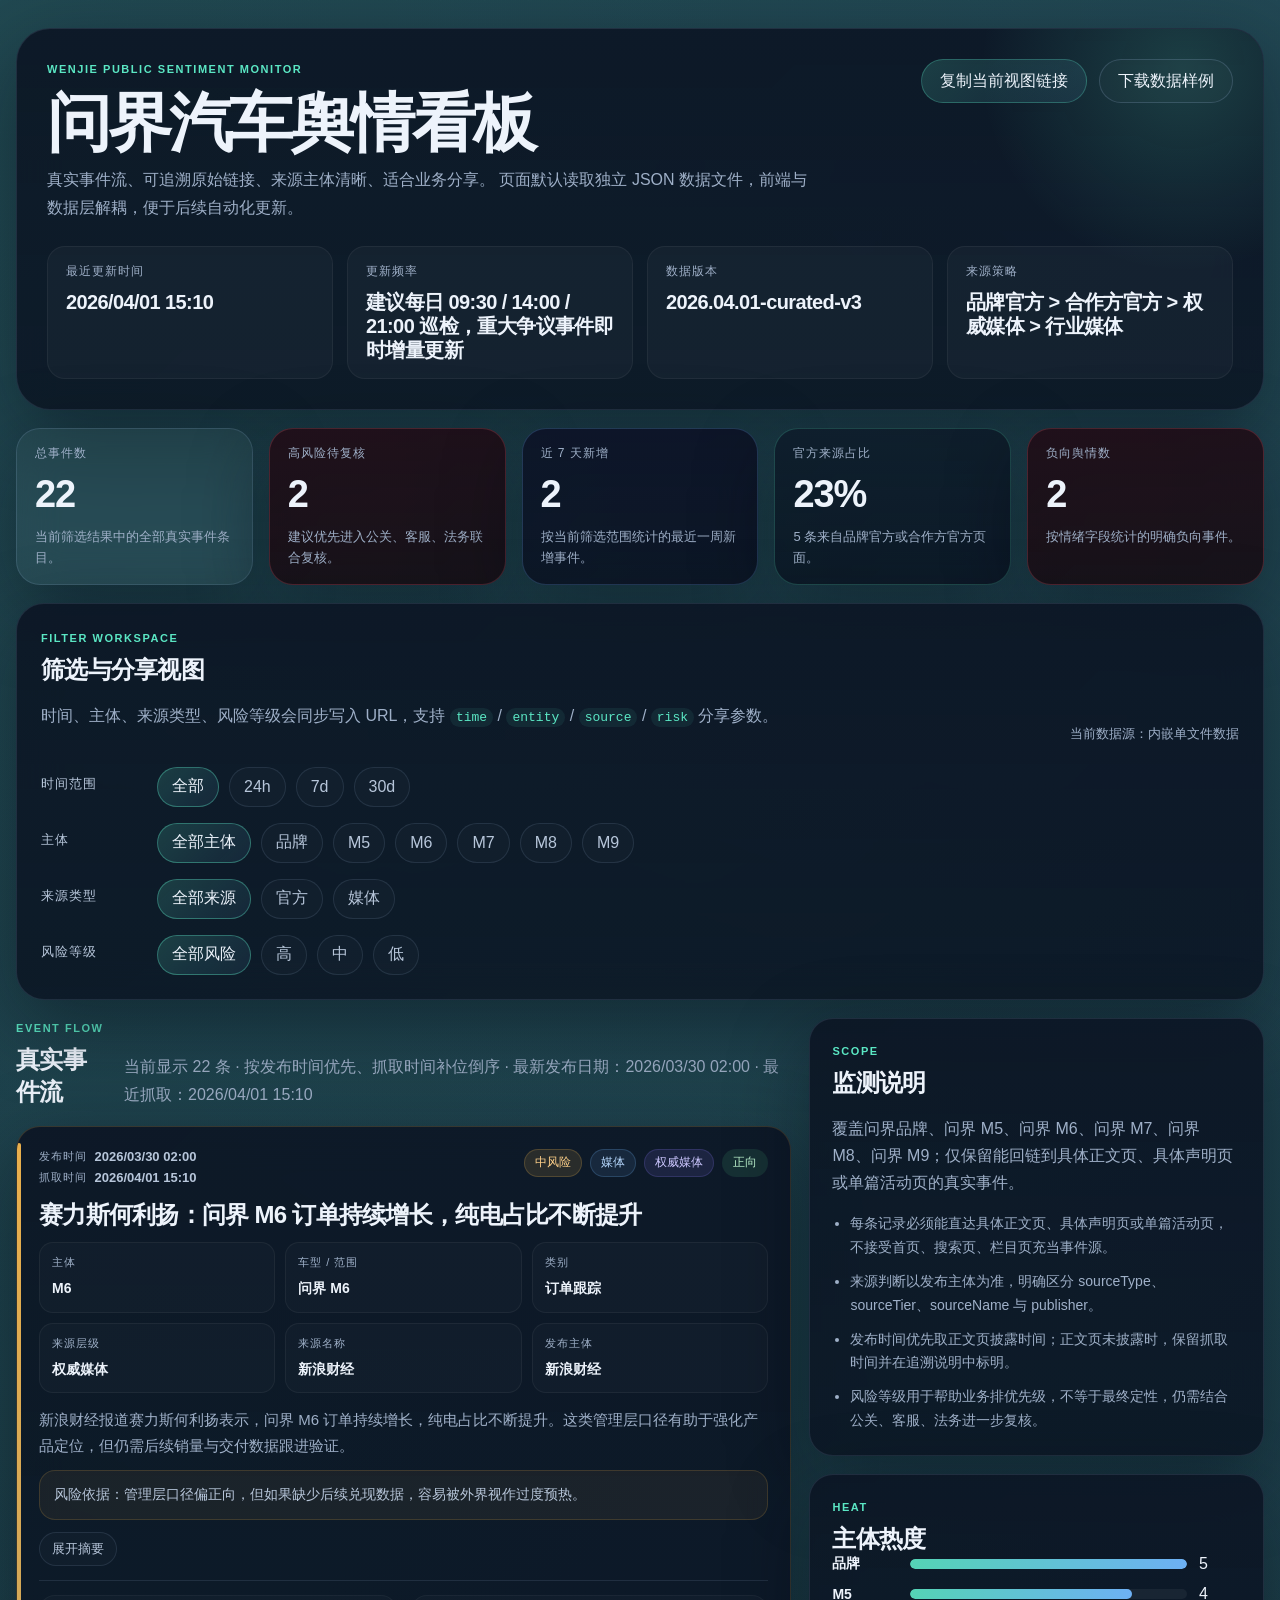
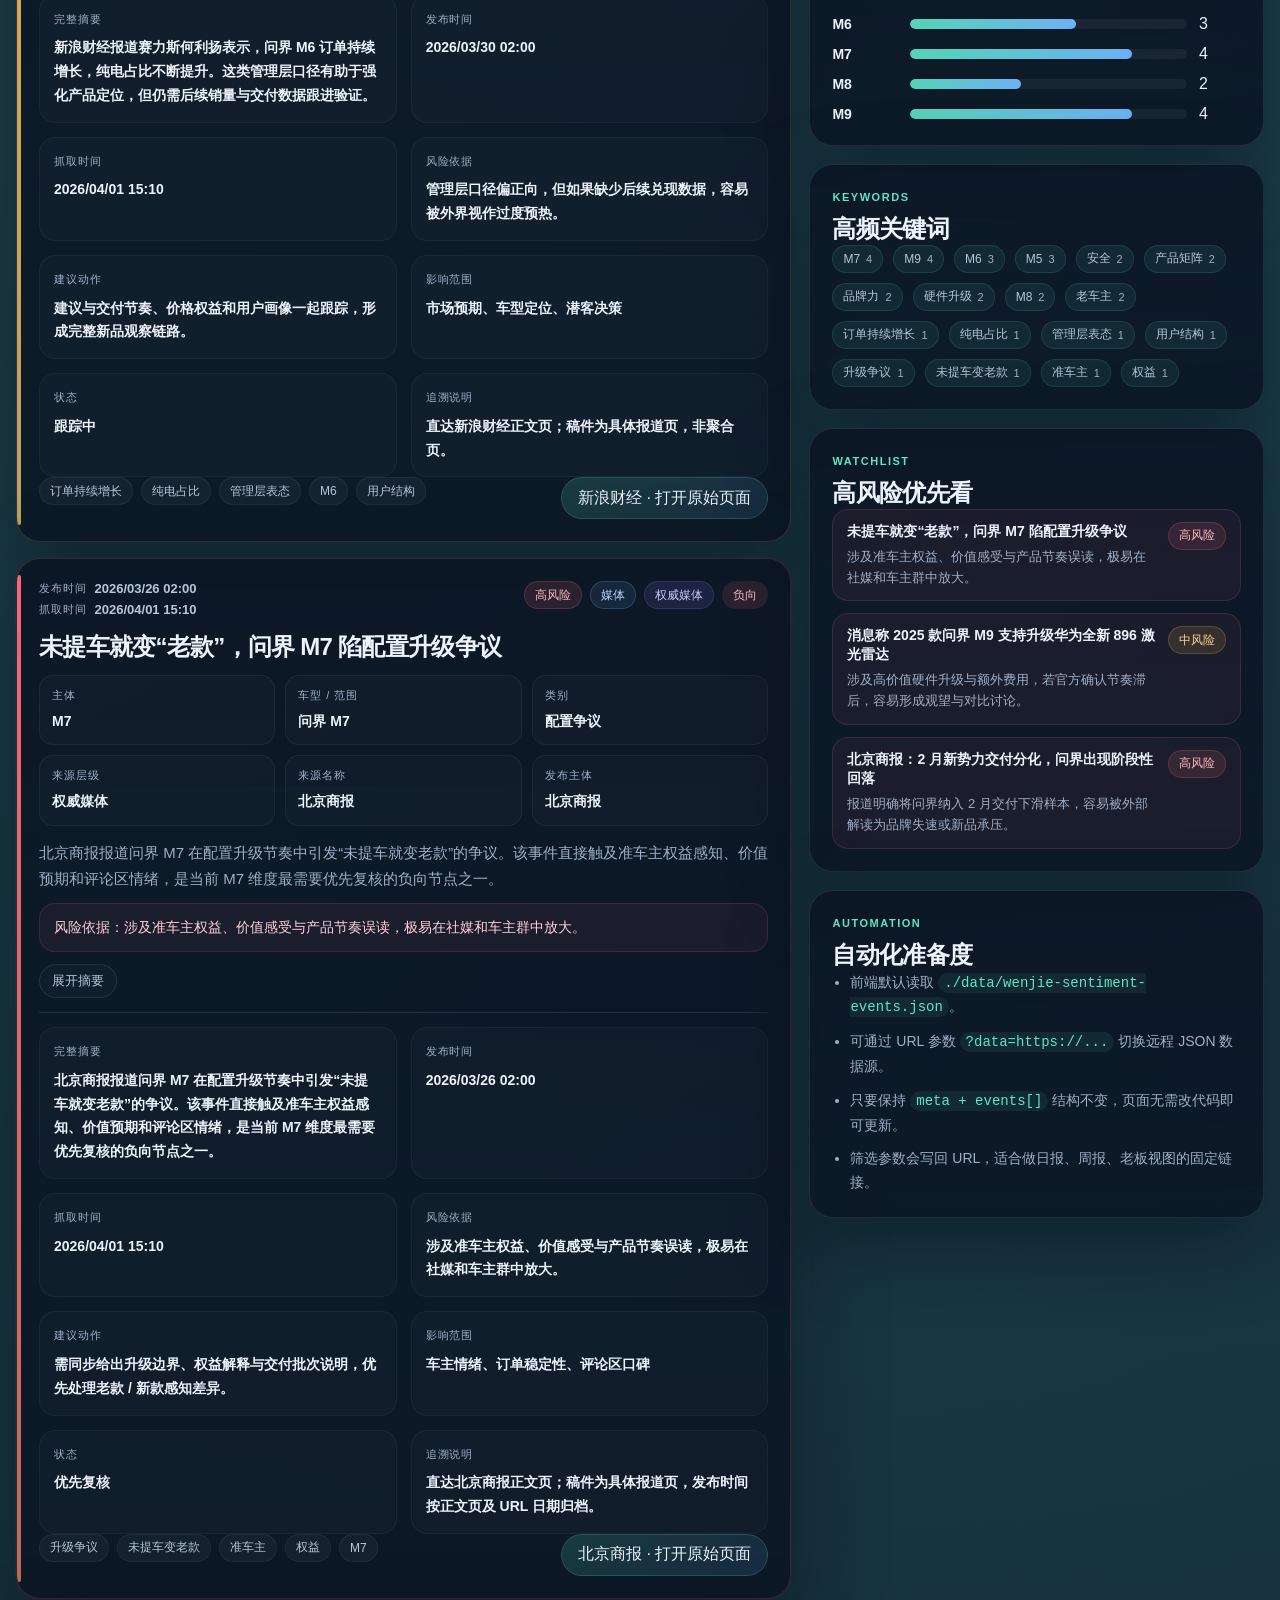
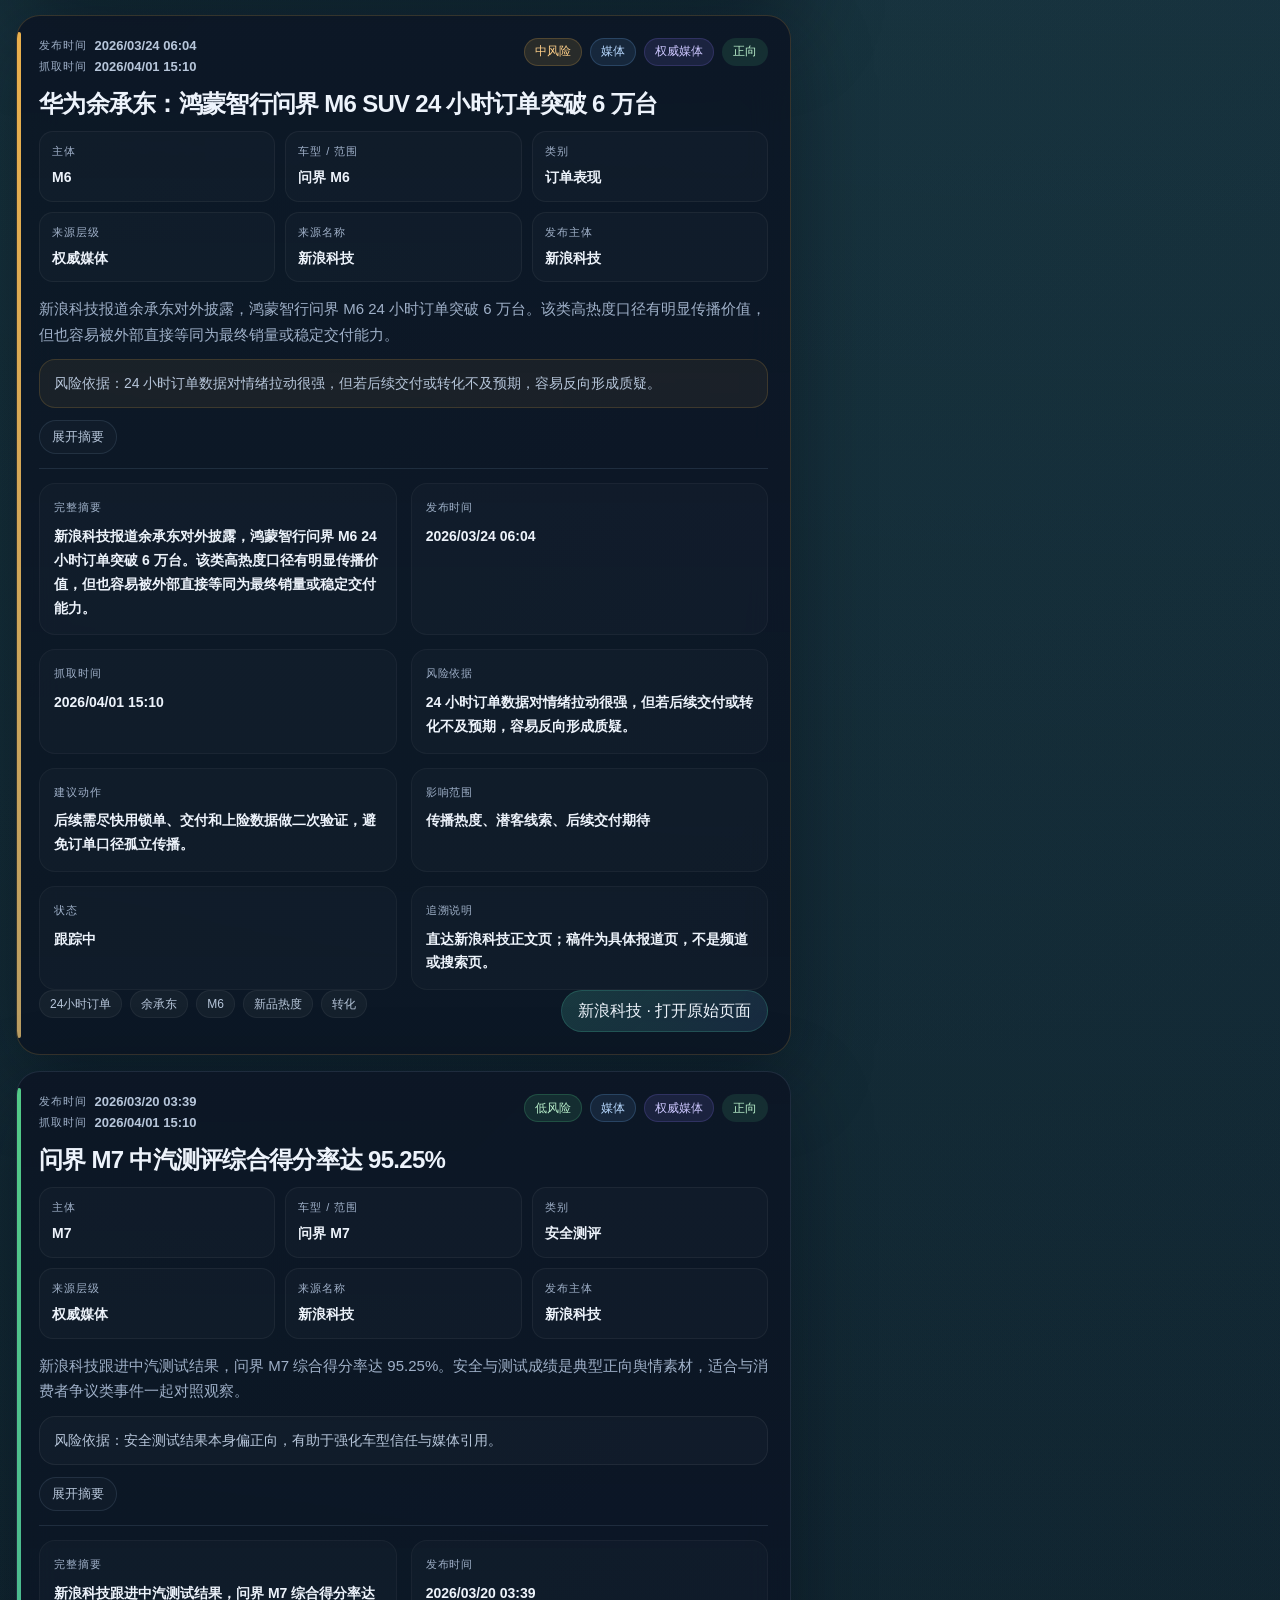
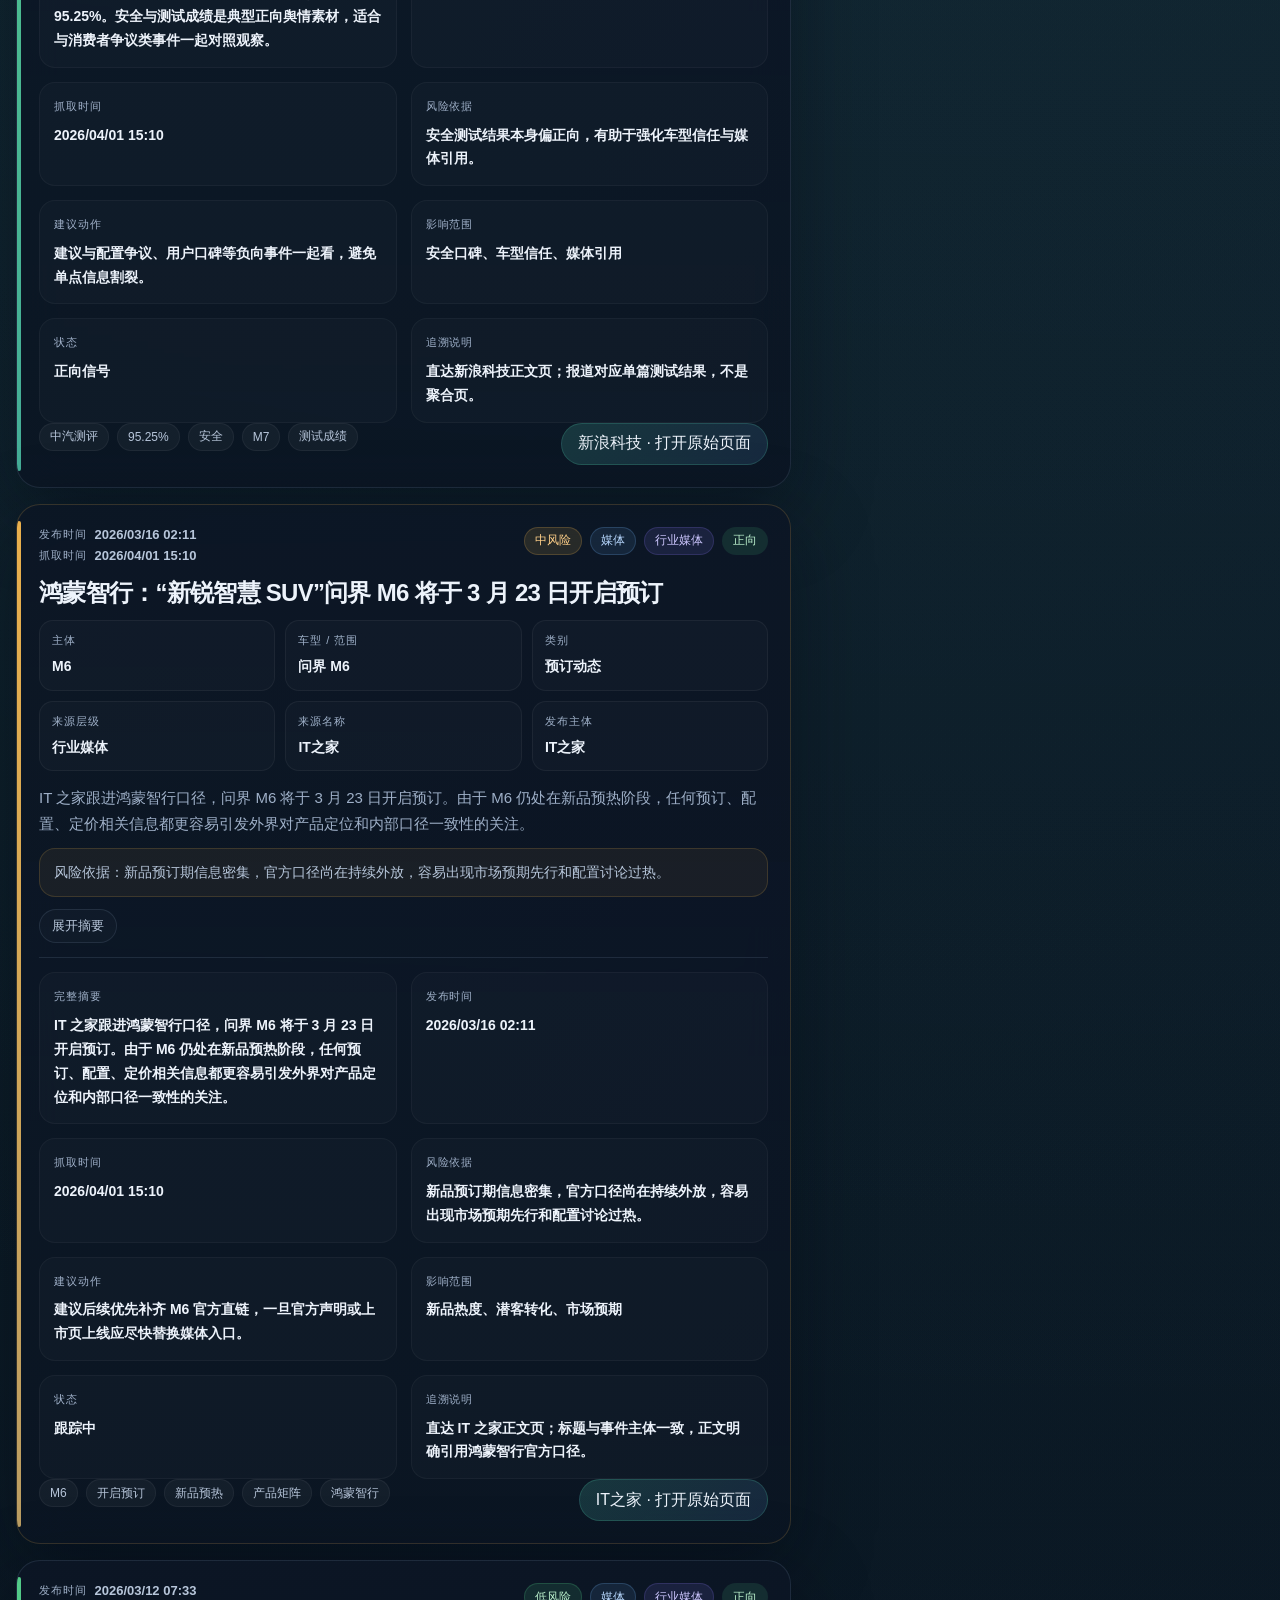
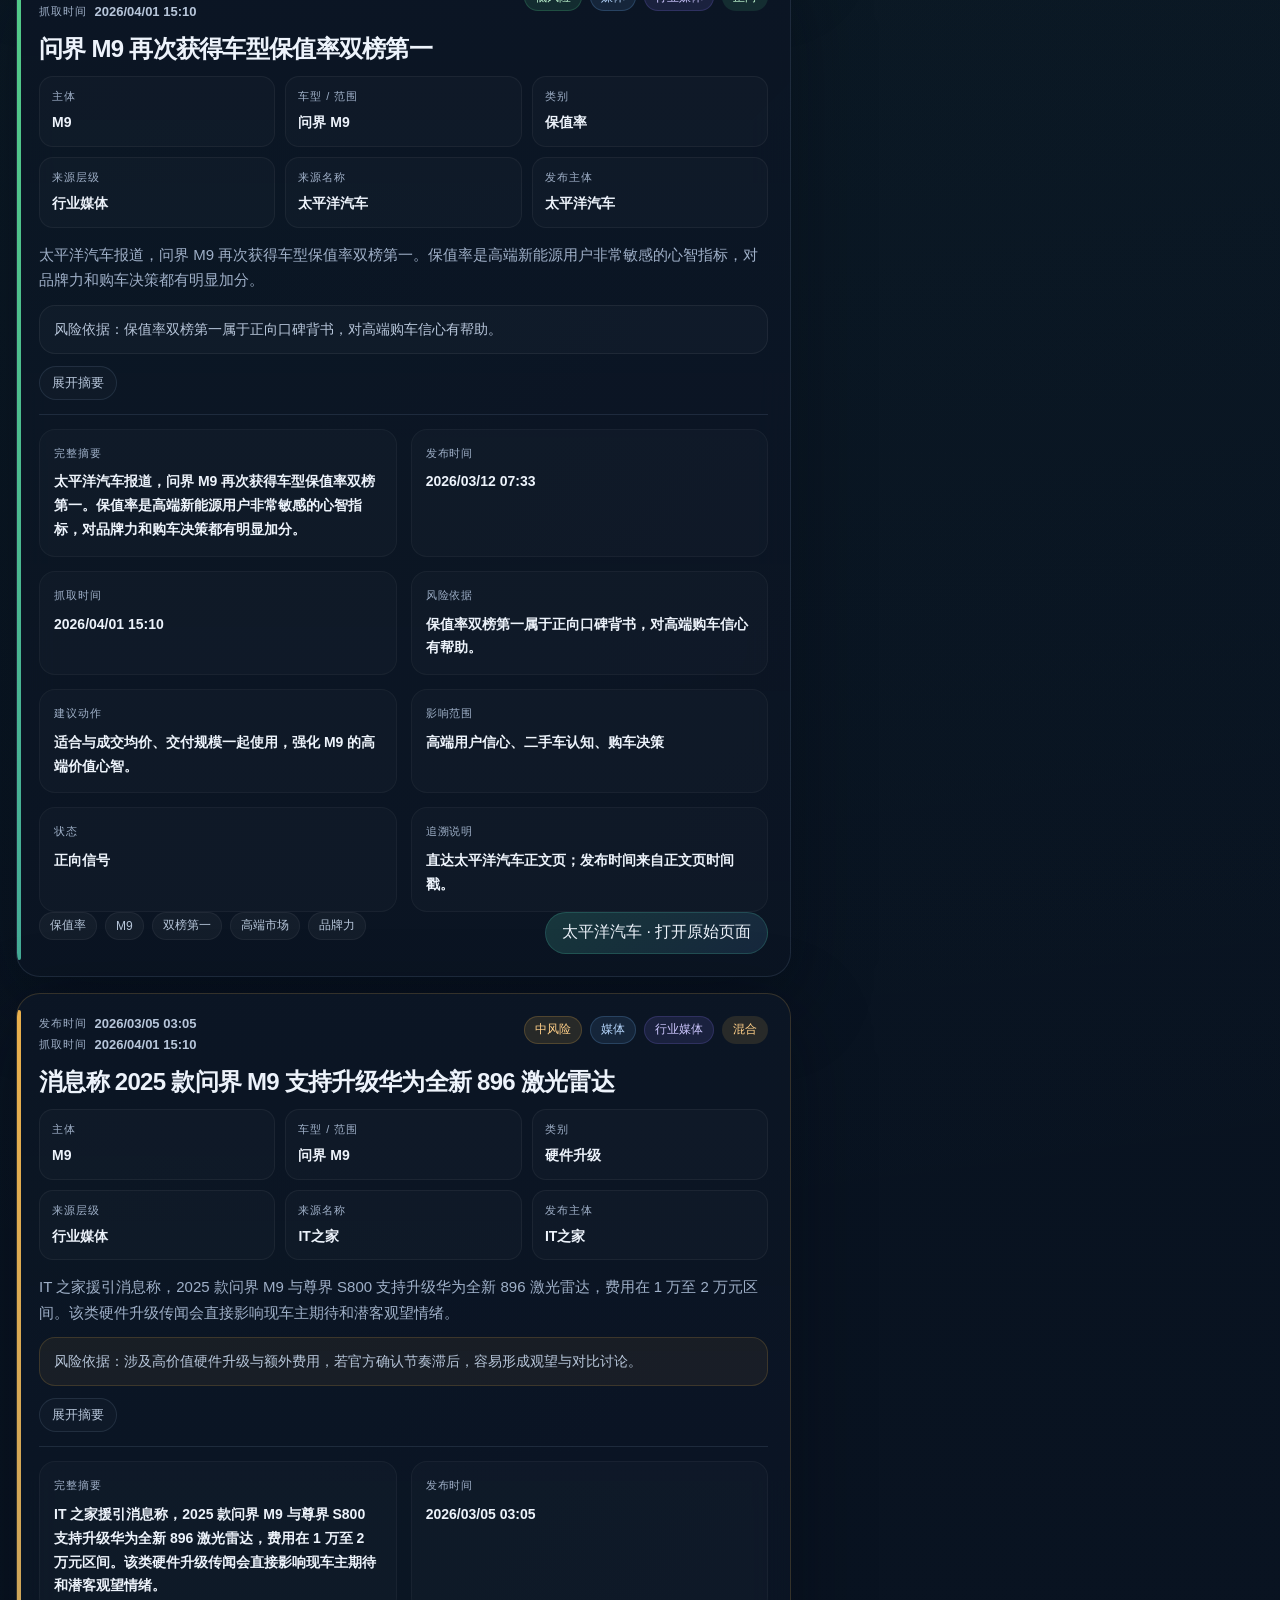
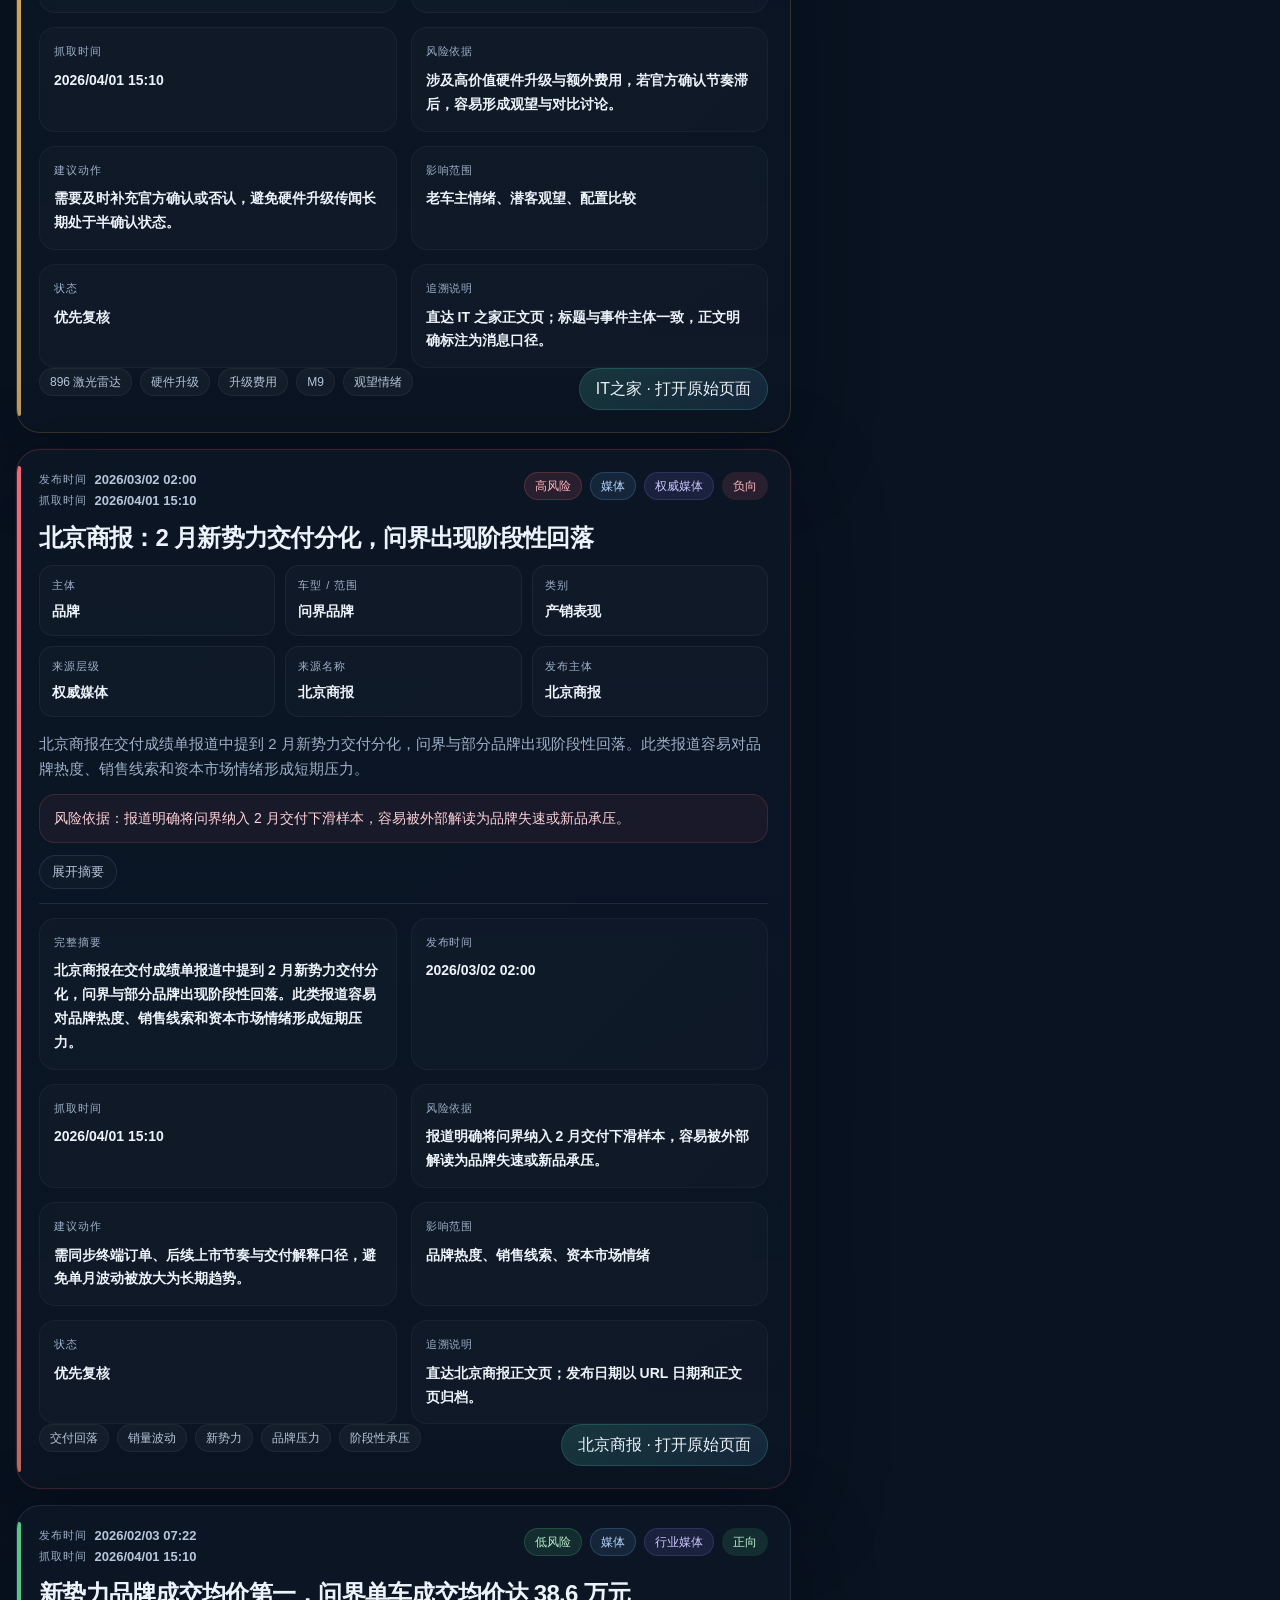
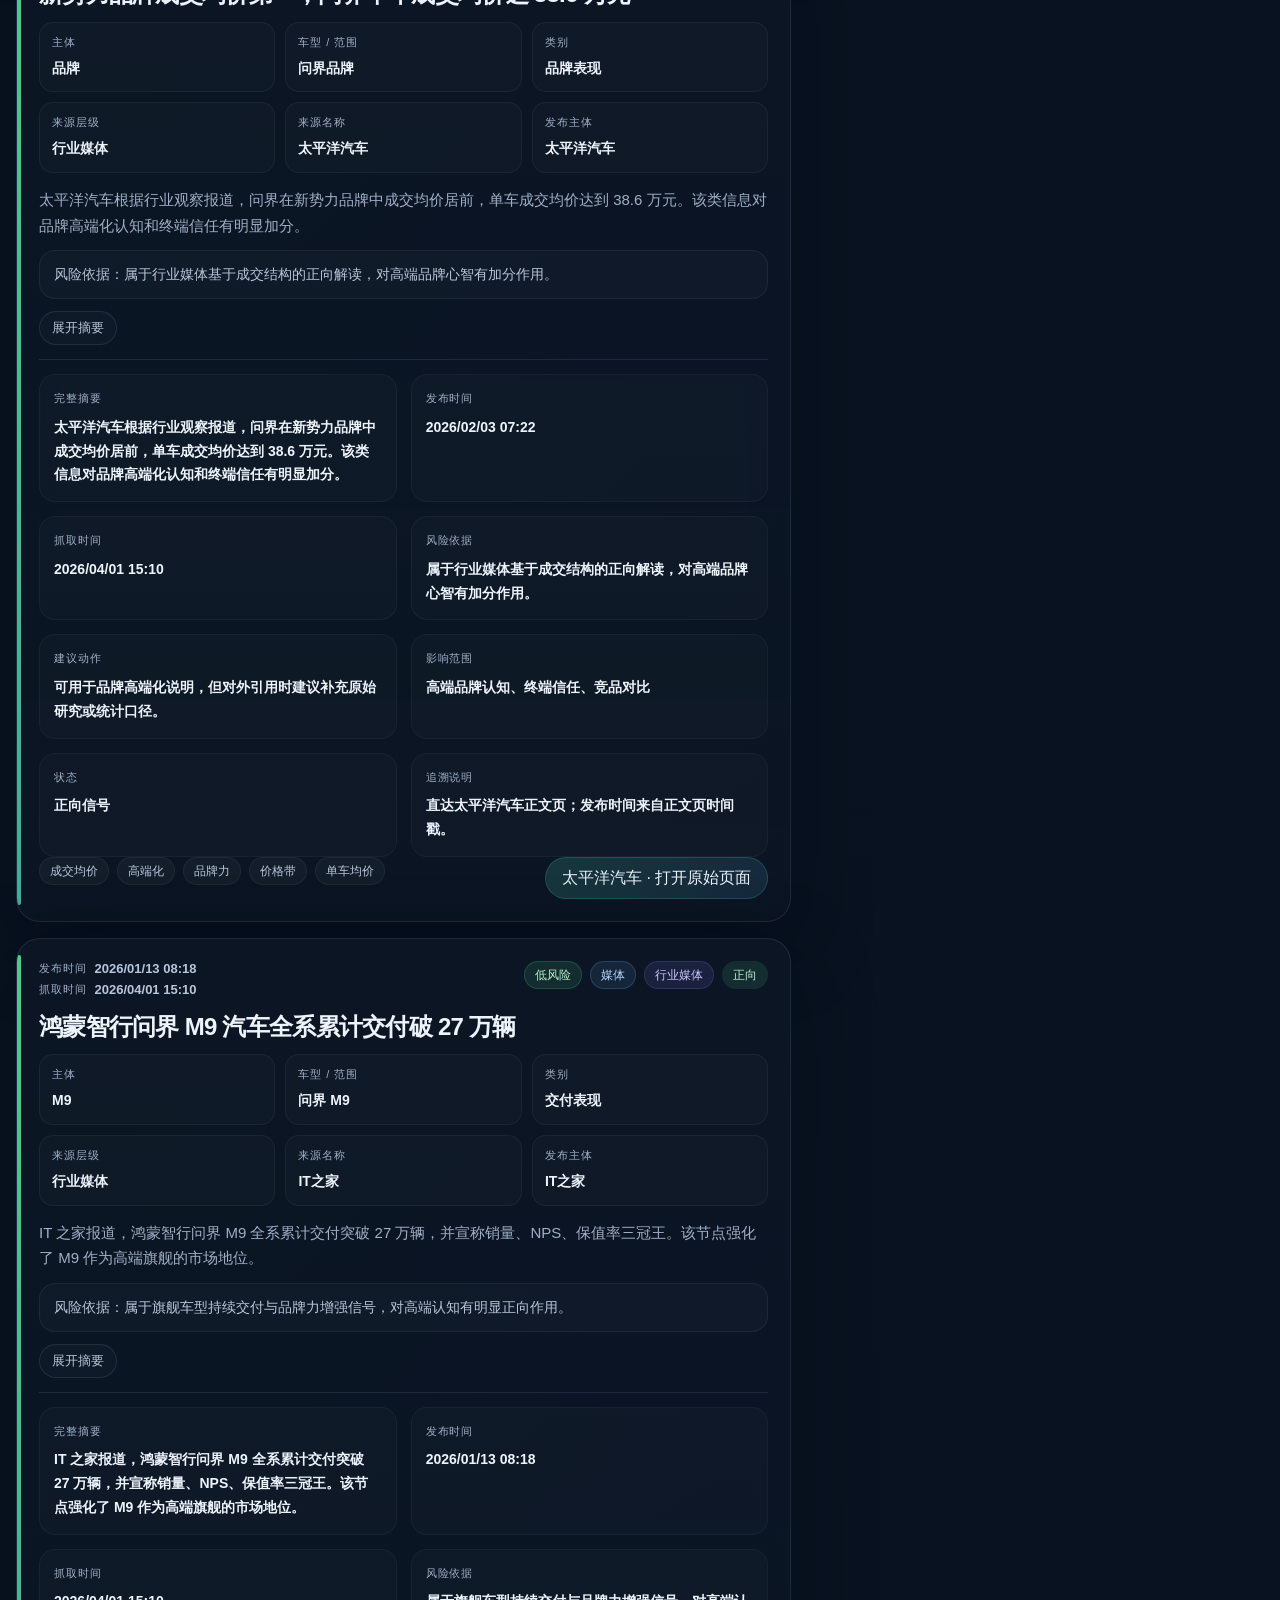
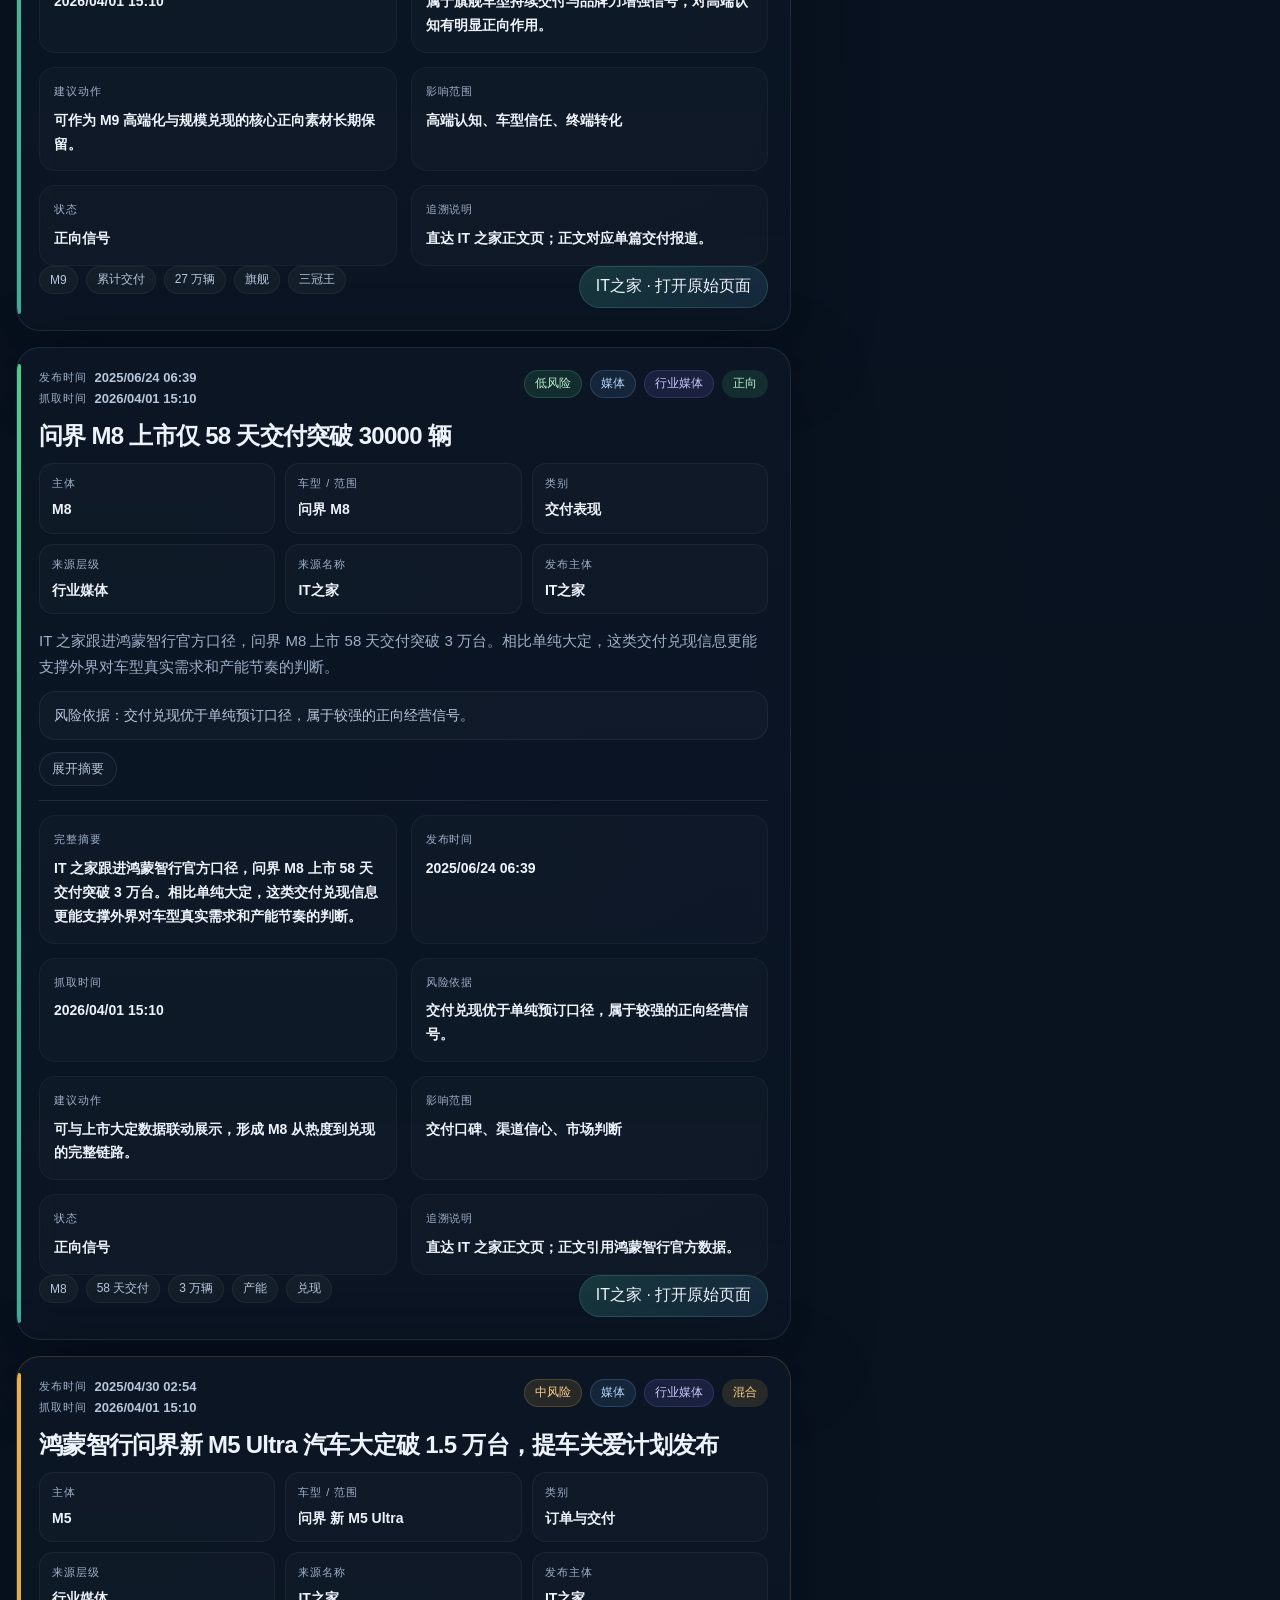
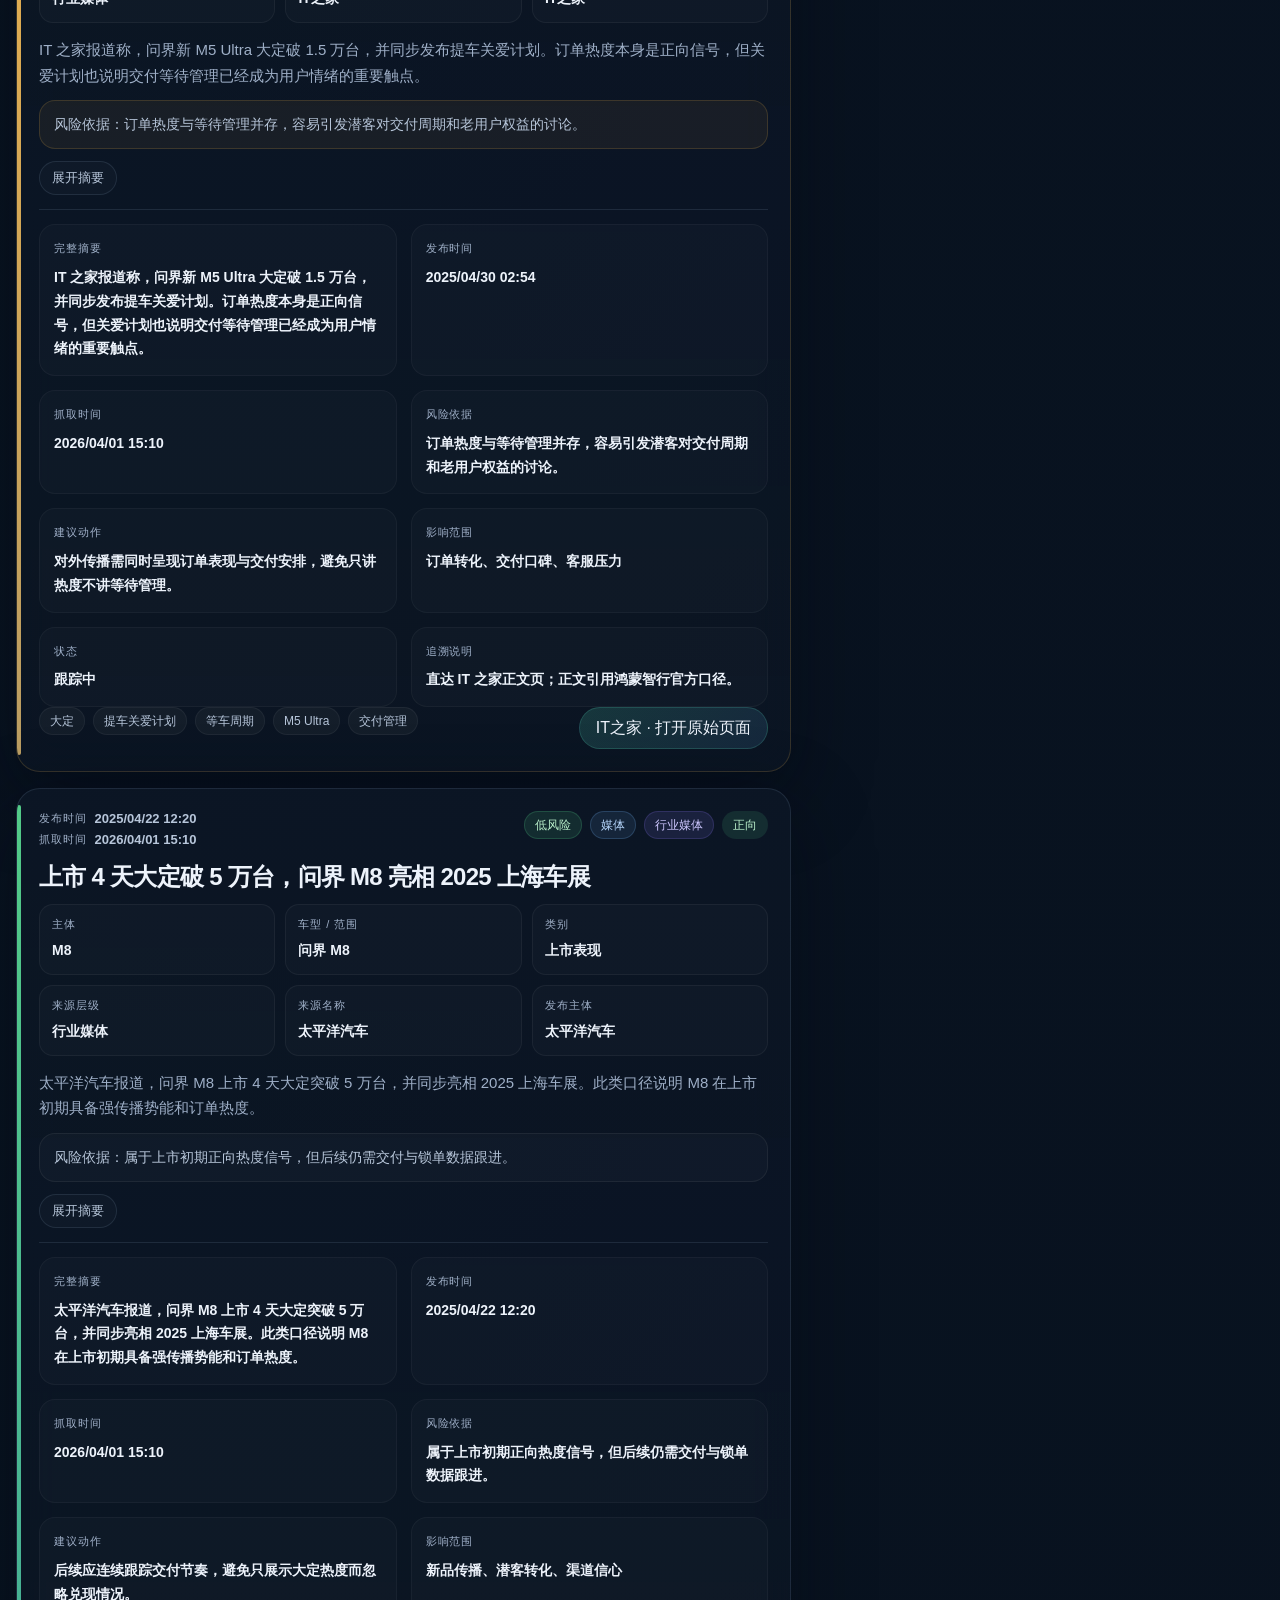
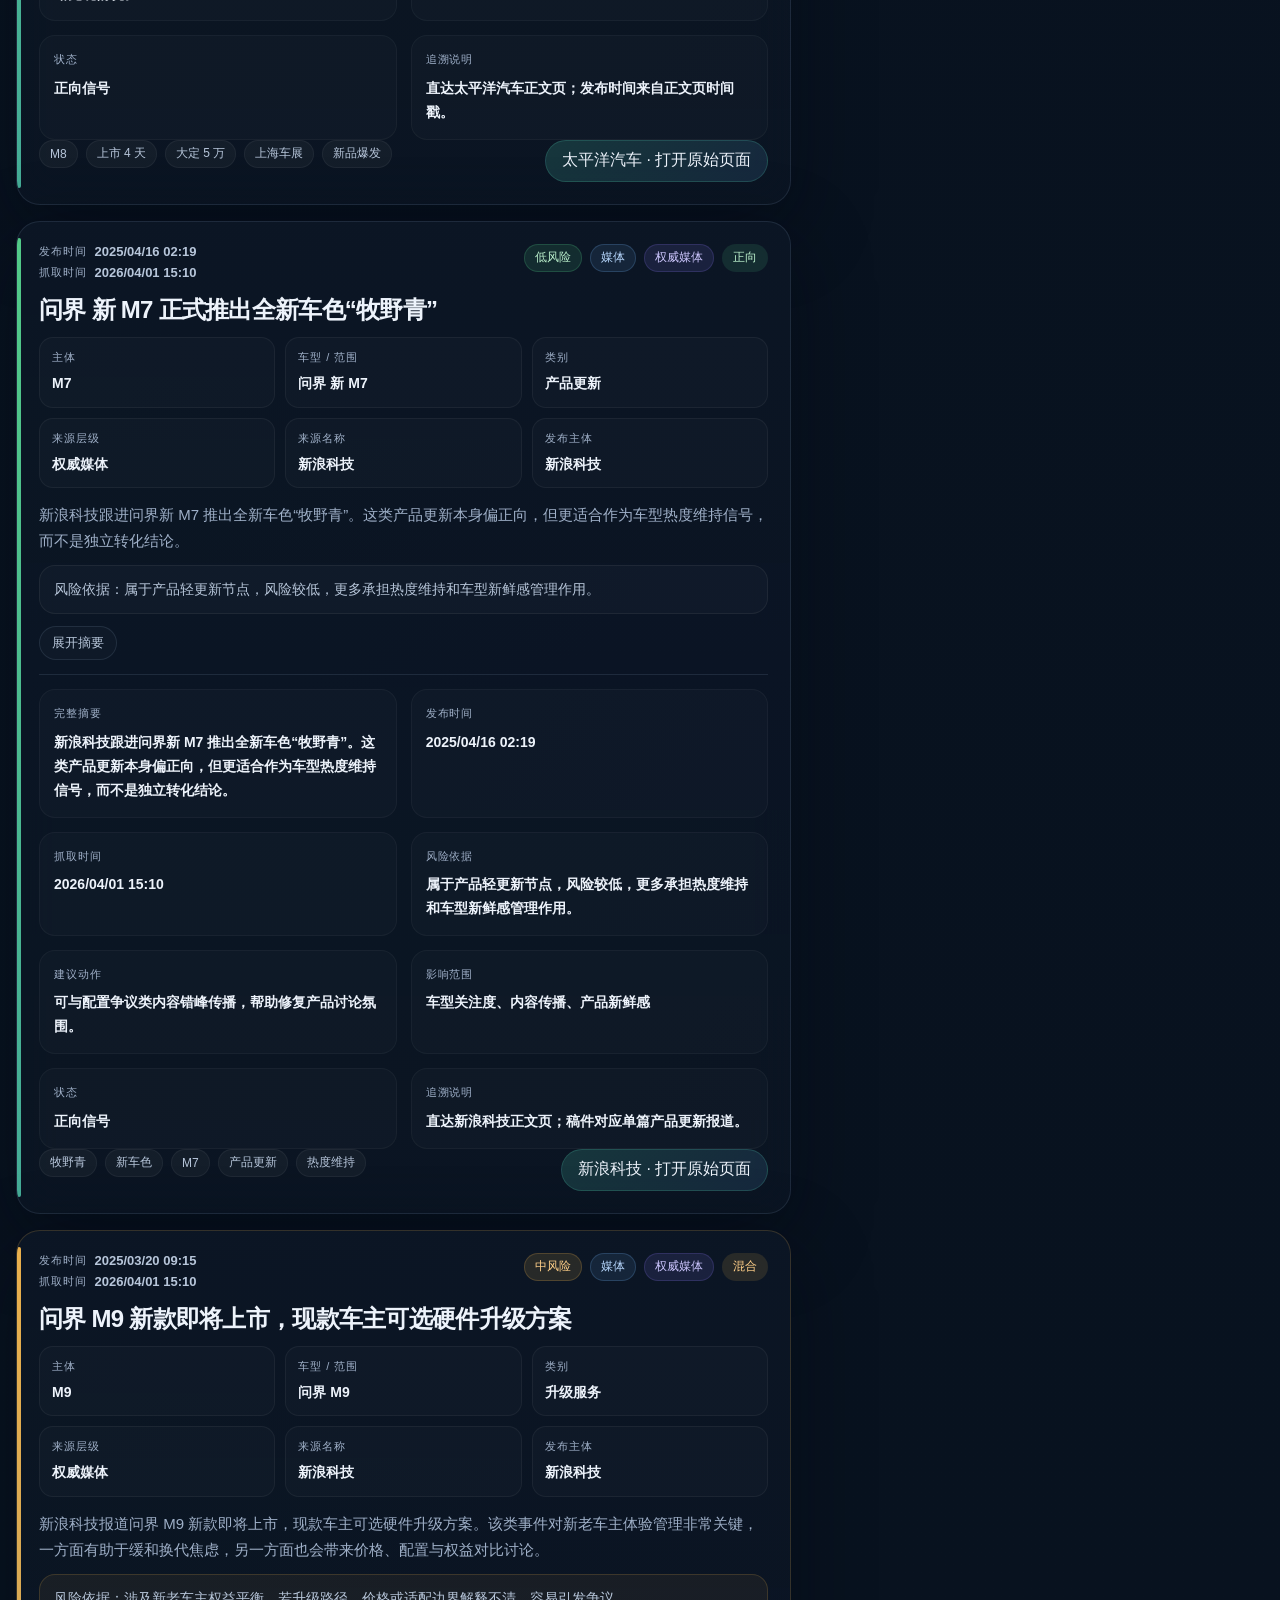
<file: wenjie-sentiment-dashboard/share.html>
<!doctype html>
<html lang="zh-CN">
<head>
  <meta charset="utf-8">
  <meta name="viewport" content="width=device-width, initial-scale=1">
  <title>问界汽车全网舆情看板</title>
  <meta
    name="description"
    content="问界汽车全网舆情看板，覆盖问界品牌、M5、M6、M7、M8、M9，支持真实事件流、可追溯链接、来源主体识别与分享筛选。"
  >
  <meta name="color-scheme" content="dark">
  <link rel="icon" href="data:image/svg+xml,%3Csvg xmlns='http://www.w3.org/2000/svg' viewBox='0 0 64 64'%3E%3Crect width='64' height='64' rx='18' fill='%23090f1c'/%3E%3Cpath d='M17 22h11c8.3 0 13 3.8 13 10.2 0 6.6-4.8 10.8-13.3 10.8H17zm9.9 15.1c4.6 0 7.2-1.8 7.2-4.9 0-3-2.5-4.7-7-4.7h-3.3v9.6z' fill='%23f5f7fb'/%3E%3Cpath d='M43 22h4l-6.1 20h-4z' fill='%235be7c4'/%3E%3C/svg%3E">
  <style>
:root {
  --bg: #07111d;
  --bg-soft: #0c1727;
  --surface: rgba(11, 21, 36, 0.88);
  --surface-strong: #101c2f;
  --surface-soft: rgba(16, 28, 47, 0.72);
  --line: rgba(151, 177, 214, 0.14);
  --line-strong: rgba(151, 177, 214, 0.22);
  --text: #edf3fb;
  --muted: #9fb0c8;
  --muted-strong: #b7c6da;
  --brand: #5be7c4;
  --brand-deep: #1abf9a;
  --sky: #72b8ff;
  --violet: #8e7dff;
  --amber: #f5b84f;
  --danger: #ff6b7d;
  --positive: #56d48d;
  --shadow: 0 24px 80px rgba(2, 8, 16, 0.42);
  --radius-xl: 28px;
  --radius-lg: 22px;
  --radius-md: 16px;
  --radius-sm: 12px;
  --page-width: 1440px;
  --font-display: "Avenir Next Condensed", "DIN Alternate", "PingFang SC", "Microsoft YaHei", sans-serif;
  --font-body: "Avenir Next", "PingFang SC", "Microsoft YaHei", sans-serif;
  --transition: 220ms ease;
}

* {
  box-sizing: border-box;
}

html {
  scroll-behavior: smooth;
}

body {
  margin: 0;
  min-height: 100vh;
  color: var(--text);
  font-family: var(--font-body);
  background:
    radial-gradient(circle at top left, rgba(91, 231, 196, 0.18), transparent 32%),
    radial-gradient(circle at top right, rgba(114, 184, 255, 0.16), transparent 26%),
    linear-gradient(180deg, #06101b 0%, #091321 34%, #07111d 100%);
}

body::before {
  content: "";
  position: fixed;
  inset: 0;
  pointer-events: none;
  background-image:
    linear-gradient(rgba(255, 255, 255, 0.03) 1px, transparent 1px),
    linear-gradient(90deg, rgba(255, 255, 255, 0.03) 1px, transparent 1px);
  background-size: 44px 44px;
  opacity: 0.28;
  mask-image: linear-gradient(180deg, rgba(0, 0, 0, 0.9), transparent 82%);
}

a {
  color: inherit;
  text-decoration: none;
}

button,
input,
select {
  font: inherit;
}

code {
  padding: 2px 6px;
  border-radius: 999px;
  color: var(--brand);
  background: rgba(91, 231, 196, 0.08);
}

.page-shell {
  width: min(calc(100% - 32px), var(--page-width));
  margin: 0 auto;
  padding: 28px 0 64px;
  position: relative;
  z-index: 1;
}

.masthead,
.workspace,
.side-panel,
.event-card,
.summary-card {
  border: 1px solid var(--line);
  background:
    linear-gradient(180deg, rgba(11, 21, 36, 0.92), rgba(10, 19, 33, 0.86)),
    linear-gradient(135deg, rgba(91, 231, 196, 0.08), rgba(114, 184, 255, 0.06));
  box-shadow: var(--shadow);
  backdrop-filter: blur(20px);
}

.masthead {
  padding: 30px;
  border-radius: 34px;
  display: grid;
  grid-template-columns: minmax(0, 1.35fr) auto;
  gap: 24px;
  align-items: start;
  position: relative;
  overflow: hidden;
}

.masthead::after {
  content: "";
  position: absolute;
  width: 440px;
  height: 440px;
  right: -140px;
  top: -180px;
  border-radius: 50%;
  background: radial-gradient(circle, rgba(91, 231, 196, 0.18), transparent 65%);
}

.eyebrow,
.panel-kicker {
  display: inline-flex;
  align-items: center;
  gap: 8px;
  letter-spacing: 0.14em;
  text-transform: uppercase;
  font-size: 11px;
  color: var(--brand);
  font-weight: 700;
}

.masthead h1 {
  margin: 16px 0 12px;
  font-family: var(--font-display);
  font-size: clamp(34px, 5vw, 64px);
  line-height: 0.95;
  letter-spacing: -0.05em;
}

.masthead p {
  margin: 0;
  max-width: 760px;
  color: var(--muted);
  font-size: 16px;
  line-height: 1.75;
}

.masthead-actions {
  display: flex;
  flex-wrap: wrap;
  justify-content: flex-end;
  gap: 12px;
  position: relative;
  z-index: 1;
}

.action-button {
  display: inline-flex;
  justify-content: center;
  align-items: center;
  min-height: 44px;
  padding: 0 18px;
  border-radius: 999px;
  border: 1px solid rgba(91, 231, 196, 0.28);
  background: linear-gradient(135deg, rgba(91, 231, 196, 0.18), rgba(114, 184, 255, 0.08));
  color: var(--text);
  cursor: pointer;
  transition: transform var(--transition), border-color var(--transition), background var(--transition);
}

.action-button:hover,
.chip-button:hover,
.filter-button:hover,
.toggle-summary:hover,
.origin-link:hover {
  transform: translateY(-1px);
}

.action-button.secondary {
  border-color: var(--line-strong);
  background: rgba(255, 255, 255, 0.02);
}

.masthead-meta {
  grid-column: 1 / -1;
  display: grid;
  grid-template-columns: repeat(4, minmax(0, 1fr));
  gap: 14px;
}

.meta-tile,
.summary-card {
  padding: 16px 18px;
  border-radius: 18px;
  background: rgba(255, 255, 255, 0.03);
  border: 1px solid rgba(255, 255, 255, 0.05);
}

.meta-tile span,
.summary-card span {
  display: block;
  margin-bottom: 10px;
  font-size: 12px;
  letter-spacing: 0.08em;
  text-transform: uppercase;
  color: var(--muted);
}

.meta-tile strong,
.summary-card strong {
  font-size: 20px;
  line-height: 1.2;
  letter-spacing: -0.03em;
}

.summary-strip {
  margin-top: 18px;
  display: grid;
  grid-template-columns: repeat(5, minmax(0, 1fr));
  gap: 16px;
}

.summary-card {
  border-radius: 24px;
}

.summary-card.is-brand {
  border-color: rgba(91, 231, 196, 0.22);
  background: linear-gradient(180deg, rgba(13, 28, 42, 0.95), rgba(10, 20, 34, 0.9)),
    linear-gradient(135deg, rgba(91, 231, 196, 0.18), rgba(114, 184, 255, 0.06));
}

.summary-card.is-danger {
  border-color: rgba(255, 107, 125, 0.22);
  background: linear-gradient(180deg, rgba(30, 14, 24, 0.95), rgba(21, 13, 20, 0.9)),
    linear-gradient(135deg, rgba(255, 107, 125, 0.16), rgba(114, 184, 255, 0.04));
}

.summary-card.is-accent {
  border-color: rgba(114, 184, 255, 0.22);
  background: linear-gradient(180deg, rgba(12, 19, 38, 0.95), rgba(10, 18, 33, 0.9)),
    linear-gradient(135deg, rgba(114, 184, 255, 0.16), rgba(142, 125, 255, 0.06));
}

.summary-card.is-neutral {
  border-color: rgba(151, 177, 214, 0.18);
}

.summary-card strong {
  font-family: var(--font-display);
  font-size: 38px;
}

.summary-card p {
  margin: 10px 0 0;
  color: var(--muted);
  font-size: 13px;
  line-height: 1.55;
}

.workspace {
  margin-top: 18px;
  padding: 24px;
  border-radius: 28px;
}

.workspace-top,
.section-head {
  display: flex;
  justify-content: space-between;
  gap: 16px;
  align-items: end;
}

.section-head.compact {
  align-items: start;
}

.panel-title-block h2,
.section-head h2,
.section-head h3 {
  margin: 8px 0 0;
  font-size: 24px;
  letter-spacing: -0.03em;
}

.panel-title-block p,
.data-source-note,
.list-meta,
.policy-note,
.event-summary,
.event-detail,
.plain-list,
.empty-state,
.loading-state {
  color: var(--muted);
  line-height: 1.7;
}

.data-source-note {
  max-width: 420px;
  text-align: right;
  font-size: 13px;
}

.filter-groups {
  display: grid;
  gap: 16px;
  margin-top: 22px;
}

.filter-group {
  display: grid;
  grid-template-columns: 100px minmax(0, 1fr);
  gap: 16px;
  align-items: start;
}

.filter-label {
  padding-top: 8px;
  font-size: 13px;
  letter-spacing: 0.08em;
  text-transform: uppercase;
  color: var(--muted-strong);
}

.filter-options {
  display: flex;
  flex-wrap: wrap;
  gap: 10px;
}

.filter-button,
.chip-button,
.toggle-summary {
  display: inline-flex;
  align-items: center;
  justify-content: center;
  min-height: 40px;
  padding: 0 14px;
  border-radius: 999px;
  border: 1px solid var(--line);
  background: rgba(255, 255, 255, 0.02);
  color: var(--muted-strong);
  cursor: pointer;
  transition: all var(--transition);
}

.filter-button.is-active,
.chip-button.is-active {
  color: var(--text);
  border-color: rgba(91, 231, 196, 0.36);
  background: linear-gradient(135deg, rgba(91, 231, 196, 0.18), rgba(114, 184, 255, 0.08));
}

.content-grid {
  display: grid;
  grid-template-columns: minmax(0, 1.45fr) minmax(320px, 0.85fr);
  gap: 18px;
  margin-top: 18px;
}

.main-column,
.side-column {
  min-width: 0;
}

.side-column {
  display: grid;
  gap: 18px;
  align-content: start;
}

.side-panel {
  padding: 22px;
  border-radius: 24px;
}

.event-list {
  display: grid;
  gap: 16px;
  margin-top: 18px;
}

.event-card {
  padding: 22px;
  border-radius: 24px;
  position: relative;
  overflow: hidden;
  isolation: isolate;
}

.event-card::before {
  content: "";
  position: absolute;
  inset: 16px auto 16px 0;
  width: 4px;
  border-radius: 999px;
  background: rgba(151, 177, 214, 0.24);
}

.event-card-risk-high::before {
  background: linear-gradient(180deg, rgba(255, 107, 125, 0.95), rgba(255, 141, 111, 0.72));
}

.event-card-risk-medium::before {
  background: linear-gradient(180deg, rgba(245, 184, 79, 0.95), rgba(255, 211, 123, 0.72));
}

.event-card-risk-low::before {
  background: linear-gradient(180deg, rgba(86, 212, 141, 0.95), rgba(91, 231, 196, 0.72));
}

.event-card-risk-high {
  border-color: rgba(255, 107, 125, 0.18);
  box-shadow:
    0 28px 90px rgba(2, 8, 16, 0.42),
    0 0 0 1px rgba(255, 107, 125, 0.04);
}

.event-card-risk-medium {
  border-color: rgba(245, 184, 79, 0.18);
}

.event-card-top,
.event-footer,
.watch-item {
  display: flex;
  justify-content: space-between;
  gap: 12px;
  align-items: start;
}

.event-time {
  min-width: 0;
}

.time-stack {
  display: grid;
  gap: 6px;
}

.time-row {
  display: flex;
  flex-wrap: wrap;
  gap: 8px;
  align-items: center;
}

.time-label {
  font-size: 11px;
  letter-spacing: 0.08em;
  text-transform: uppercase;
  color: var(--muted);
}

.time-value {
  font-size: 13px;
  color: var(--muted-strong);
  font-weight: 600;
}

.event-badges,
.event-keywords {
  display: flex;
  flex-wrap: wrap;
  gap: 8px;
  justify-content: flex-end;
}

.badge,
.keyword {
  display: inline-flex;
  align-items: center;
  min-height: 28px;
  padding: 0 10px;
  border-radius: 999px;
  font-size: 12px;
  border: 1px solid transparent;
  white-space: nowrap;
}

.badge-risk-high {
  background: rgba(255, 107, 125, 0.12);
  color: #ffb8c1;
  border-color: rgba(255, 107, 125, 0.2);
}

.badge-risk-medium {
  background: rgba(245, 184, 79, 0.12);
  color: #ffd089;
  border-color: rgba(245, 184, 79, 0.2);
}

.badge-risk-low {
  background: rgba(86, 212, 141, 0.12);
  color: #baf0cc;
  border-color: rgba(86, 212, 141, 0.2);
}

.badge-source-official {
  background: rgba(91, 231, 196, 0.1);
  color: var(--brand);
  border-color: rgba(91, 231, 196, 0.2);
}

.badge-source-media {
  background: rgba(114, 184, 255, 0.1);
  color: #b8d9ff;
  border-color: rgba(114, 184, 255, 0.2);
}

.badge-sentiment-negative {
  background: rgba(255, 107, 125, 0.12);
  color: #ffb8c1;
}

.badge-sentiment-mixed {
  background: rgba(245, 184, 79, 0.12);
  color: #ffd089;
}

.badge-sentiment-positive {
  background: rgba(86, 212, 141, 0.12);
  color: #baf0cc;
}

.badge-sentiment-neutral {
  background: rgba(255, 255, 255, 0.06);
  color: var(--muted-strong);
}

.badge-tier {
  background: rgba(142, 125, 255, 0.12);
  color: #cdc7ff;
  border-color: rgba(142, 125, 255, 0.18);
}

.event-title {
  margin: 14px 0 12px;
  font-size: 24px;
  line-height: 1.3;
  letter-spacing: -0.03em;
}

.event-meta-grid {
  display: grid;
  grid-template-columns: repeat(3, minmax(0, 1fr));
  gap: 10px;
  margin-bottom: 14px;
}

.event-meta-cell {
  padding: 12px;
  border-radius: 14px;
  border: 1px solid rgba(255, 255, 255, 0.05);
  background: rgba(255, 255, 255, 0.02);
}

.event-meta-cell span {
  display: block;
  margin-bottom: 8px;
  font-size: 11px;
  text-transform: uppercase;
  letter-spacing: 0.08em;
  color: var(--muted);
}

.event-meta-cell strong {
  display: block;
  font-size: 14px;
  line-height: 1.55;
}

.event-summary {
  margin: 0;
  font-size: 15px;
}

.event-risk-reason {
  margin: 12px 0 0;
  padding: 12px 14px;
  border-radius: 16px;
  border: 1px solid rgba(255, 255, 255, 0.06);
  background: rgba(255, 255, 255, 0.025);
  color: var(--muted-strong);
  font-size: 14px;
  line-height: 1.65;
}

.event-card-risk-high .event-risk-reason {
  border-color: rgba(255, 107, 125, 0.16);
  background: rgba(255, 107, 125, 0.06);
  color: #ffd2d8;
}

.event-card-risk-medium .event-risk-reason {
  border-color: rgba(245, 184, 79, 0.16);
  background: rgba(245, 184, 79, 0.06);
}

.toggle-summary {
  margin-top: 12px;
  min-height: 34px;
  padding: 0 12px;
  font-size: 13px;
}

.event-detail {
  margin-top: 14px;
  padding-top: 14px;
  border-top: 1px solid var(--line);
  display: grid;
  grid-template-columns: repeat(2, minmax(0, 1fr));
  gap: 14px;
  font-size: 14px;
}

.detail-item {
  padding: 14px;
  border-radius: 16px;
  background: rgba(255, 255, 255, 0.02);
  border: 1px solid rgba(255, 255, 255, 0.04);
}

.detail-item span {
  display: block;
  margin-bottom: 8px;
  font-size: 11px;
  letter-spacing: 0.08em;
  text-transform: uppercase;
  color: var(--muted);
}

.detail-item strong {
  display: block;
  color: var(--text);
  font-size: 14px;
  line-height: 1.7;
  white-space: pre-line;
}

.origin-link {
  display: inline-flex;
  align-items: center;
  justify-content: center;
  min-height: 42px;
  padding: 0 16px;
  border-radius: 999px;
  color: var(--text);
  background: linear-gradient(135deg, rgba(91, 231, 196, 0.16), rgba(114, 184, 255, 0.12));
  border: 1px solid rgba(91, 231, 196, 0.18);
}

.keyword {
  border-color: rgba(255, 255, 255, 0.05);
  background: rgba(255, 255, 255, 0.04);
  color: var(--muted-strong);
}

.stat-list,
.watch-list {
  display: grid;
  gap: 12px;
}

.stat-row {
  display: grid;
  grid-template-columns: 66px minmax(0, 1fr) 42px;
  gap: 12px;
  align-items: center;
}

.stat-row strong,
.watch-item strong {
  font-size: 14px;
}

.bar-track {
  height: 10px;
  border-radius: 999px;
  overflow: hidden;
  background: rgba(255, 255, 255, 0.05);
}

.bar-fill {
  height: 100%;
  border-radius: inherit;
  background: linear-gradient(90deg, rgba(91, 231, 196, 0.9), rgba(114, 184, 255, 0.95));
}

.keyword-cloud {
  display: flex;
  flex-wrap: wrap;
  gap: 10px;
}

.keyword-cloud .keyword {
  background: rgba(91, 231, 196, 0.08);
  border-color: rgba(91, 231, 196, 0.12);
}

.keyword-cloud .keyword span {
  margin-left: 6px;
  color: var(--muted);
  font-size: 11px;
}

.plain-list {
  margin: 0;
  padding-left: 18px;
  font-size: 14px;
}

.plain-list li + li {
  margin-top: 10px;
}

.watch-item {
  padding: 12px 14px;
  border-radius: 16px;
  border: 1px solid rgba(255, 107, 125, 0.16);
  background: rgba(255, 107, 125, 0.06);
}

.watch-item p {
  margin: 6px 0 0;
  color: var(--muted);
  font-size: 13px;
  line-height: 1.6;
}

.empty-state,
.loading-state {
  padding: 28px;
  border-radius: 24px;
  text-align: center;
  border: 1px dashed var(--line-strong);
  background: rgba(255, 255, 255, 0.02);
}

.toast {
  position: fixed;
  right: 18px;
  bottom: 18px;
  z-index: 30;
  min-width: 220px;
  padding: 12px 14px;
  border-radius: 16px;
  background: rgba(11, 21, 36, 0.96);
  border: 1px solid rgba(91, 231, 196, 0.22);
  color: var(--text);
  box-shadow: var(--shadow);
}

.retry-button {
  margin-top: 16px;
}

@media (max-width: 1180px) {
  .content-grid,
  .masthead {
    grid-template-columns: 1fr;
  }

  .masthead-actions {
    justify-content: flex-start;
  }

  .masthead-meta {
    grid-template-columns: repeat(2, minmax(0, 1fr));
  }

  .summary-strip,
  .event-meta-grid {
    grid-template-columns: repeat(2, minmax(0, 1fr));
  }

  .data-source-note {
    text-align: left;
  }
}

@media (max-width: 760px) {
  .page-shell {
    width: min(calc(100% - 20px), var(--page-width));
    padding: 18px 0 42px;
  }

  .masthead,
  .workspace,
  .side-panel,
  .event-card {
    padding: 18px;
    border-radius: 22px;
  }

  .summary-strip,
  .masthead-meta,
  .event-meta-grid,
  .event-detail {
    grid-template-columns: 1fr;
  }

  .filter-group {
    grid-template-columns: 1fr;
    gap: 8px;
  }

  .workspace-top,
  .section-head,
  .event-card-top,
  .event-footer,
  .watch-item {
    flex-direction: column;
    align-items: stretch;
  }

  .event-badges,
  .event-keywords {
    justify-content: flex-start;
  }

  .stat-row {
    grid-template-columns: 56px minmax(0, 1fr) 36px;
  }
}

</style>
</head>
<body>
  <div class="page-shell">
    <header class="masthead">
      <div class="masthead-copy">
        <div class="eyebrow">Wenjie Public Sentiment Monitor</div>
        <h1>问界汽车舆情看板</h1>
        <p>
          真实事件流、可追溯原始链接、来源主体清晰、适合业务分享。
          页面默认读取独立 JSON 数据文件，前端与数据层解耦，便于后续自动化更新。
        </p>
      </div>
      <div class="masthead-actions">
        <button id="copyShareButton" class="action-button" type="button">复制当前视图链接</button>
        <a id="downloadDataLink" class="action-button secondary" href="./data/wenjie-sentiment-events.json" download>
          下载数据样例
        </a>
      </div>
      <div class="masthead-meta" id="metaStrip">
        <div class="meta-tile">
          <span>最近更新时间</span>
          <strong id="metaUpdatedAt">加载中</strong>
        </div>
        <div class="meta-tile">
          <span>更新频率</span>
          <strong id="metaFrequency">加载中</strong>
        </div>
        <div class="meta-tile">
          <span>数据版本</span>
          <strong id="metaVersion">加载中</strong>
        </div>
        <div class="meta-tile">
          <span>来源策略</span>
          <strong id="metaPolicy">加载中</strong>
        </div>
      </div>
    </header>

    <section class="summary-strip" id="summaryStrip" aria-label="summary"></section>

    <section class="workspace">
      <div class="workspace-top">
        <div class="panel-title-block">
          <span class="panel-kicker">Filter Workspace</span>
          <h2>筛选与分享视图</h2>
          <p>
            时间、主体、来源类型、风险等级会同步写入 URL，支持
            <code>time</code> / <code>entity</code> / <code>source</code> / <code>risk</code>
            分享参数。
          </p>
        </div>
        <div class="data-source-note" id="dataSourceNote"></div>
      </div>

      <div class="filter-groups" id="filterGroups"></div>
    </section>

    <main class="content-grid">
      <section class="main-column">
        <div class="section-head">
          <div>
            <span class="panel-kicker">Event Flow</span>
            <h2>真实事件流</h2>
          </div>
          <div class="list-meta" id="listMeta"></div>
        </div>
        <div id="eventList" class="event-list" aria-live="polite"></div>
      </section>

      <aside class="side-column">
        <section class="side-panel">
          <div class="section-head compact">
            <div>
              <span class="panel-kicker">Scope</span>
              <h3>监测说明</h3>
            </div>
          </div>
          <div id="policyNote" class="policy-note"></div>
        </section>

        <section class="side-panel">
          <div class="section-head compact">
            <div>
              <span class="panel-kicker">Heat</span>
              <h3>主体热度</h3>
            </div>
          </div>
          <div id="entityHeatmap" class="stat-list"></div>
        </section>

        <section class="side-panel">
          <div class="section-head compact">
            <div>
              <span class="panel-kicker">Keywords</span>
              <h3>高频关键词</h3>
            </div>
          </div>
          <div id="keywordCloud" class="keyword-cloud"></div>
        </section>

        <section class="side-panel">
          <div class="section-head compact">
            <div>
              <span class="panel-kicker">Watchlist</span>
              <h3>高风险优先看</h3>
            </div>
          </div>
          <div id="watchList" class="watch-list"></div>
        </section>

        <section class="side-panel">
          <div class="section-head compact">
            <div>
              <span class="panel-kicker">Automation</span>
              <h3>自动化准备度</h3>
            </div>
          </div>
          <ul class="plain-list">
            <li>前端默认读取 <code>./data/wenjie-sentiment-events.json</code>。</li>
            <li>可通过 URL 参数 <code>?data=https://...</code> 切换远程 JSON 数据源。</li>
            <li>只要保持 <code>meta + events[]</code> 结构不变，页面无需改代码即可更新。</li>
            <li>筛选参数会写回 URL，适合做日报、周报、老板视图的固定链接。</li>
          </ul>
        </section>
      </aside>
    </main>
  </div>

  <template id="eventCardTemplate">
    <article class="event-card">
      <div class="event-card-top">
        <div class="event-time"></div>
        <div class="event-badges"></div>
      </div>
      <h3 class="event-title"></h3>
      <div class="event-meta-grid"></div>
      <p class="event-summary"></p>
      <p class="event-risk-reason"></p>
      <button class="toggle-summary" type="button" aria-expanded="false">展开摘要</button>
      <div class="event-detail" hidden></div>
      <div class="event-footer">
        <div class="event-keywords"></div>
        <a class="origin-link" target="_blank" rel="noopener noreferrer">查看原文</a>
      </div>
    </article>
  </template>

  <script>
window.__WENJIE_DATA__ = {"meta": {"title": "问界汽车舆情看板", "updatedAt": "2026-04-01T23:10:00+08:00", "updateFrequency": "建议每日 09:30 / 14:00 / 21:00 巡检，重大争议事件即时增量更新", "sourcePolicy": "品牌官方 > 合作方官方 > 权威媒体 > 行业媒体", "scope": "覆盖问界品牌、问界 M5、问界 M6、问界 M7、问界 M8、问界 M9；仅保留能回链到具体正文页、具体声明页或单篇活动页的真实事件。", "version": "2026.04.01-curated-v3"}, "events": [{"id": "brand-yinwang-investment-20240825", "publishedAt": "2024-08-25T10:00:00+08:00", "capturedAt": "2026-04-01T23:10:00+08:00", "entity": "brand", "model": "问界品牌 / 鸿蒙智行协同", "title": "华为与赛力斯签署投资引望协议", "summary": "华为官网披露与赛力斯签署投资引望协议，强化智能汽车业务协同。对问界品牌而言，这类合作信息更偏长期品牌与生态信号，不直接对应销量，但会影响资本协同、技术背书和市场信心。", "category": "合作动态", "sentiment": "positive", "riskLevel": "low", "riskReason": "发布主体为华为官方，内容以合作深化和生态协同为主，对短期负面舆情贡献较低。", "sourceType": "official", "sourceTier": "合作方官方", "sourceName": "华为官网", "publisher": "华为", "url": "https://www.huawei.com/cn/news/2024/8/huawei-seres-signing-ceremony/", "keywords": ["引望", "华为", "赛力斯", "股权合作", "技术协同"], "impactScope": "品牌协同预期、资本市场认知、生态稳定性", "status": "archived", "traceability": "直达华为官网新闻正文页；发布时间以正文页披露日期为准。", "suggestedAction": "可长期保留为品牌协同底稿，在解释问界与华为关系时作为官方证据链。"}, {"id": "brand-digitalpower-cooperation-20240104", "publishedAt": "2024-01-04T10:00:00+08:00", "capturedAt": "2026-04-01T23:10:00+08:00", "entity": "brand", "model": "问界品牌 / 制造体系", "title": "赛力斯集团与华为数字能源达成全面战略合作", "summary": "华为数字能源发布与赛力斯集团全面战略合作新闻，聚焦超级工厂、绿色低碳与数字能源体系。对问界品牌而言，这是制造效率、供应链协同和 ESG 能力的长期正向信号。", "category": "合作动态", "sentiment": "positive", "riskLevel": "low", "riskReason": "发布主体为合作方官方，内容偏底层能力建设和制造升级，短期舆情风险较低。", "sourceType": "official", "sourceTier": "合作方官方", "sourceName": "华为数字能源", "publisher": "华为数字能源", "url": "https://digitalpower.huawei.com/cn/news/driveone/2025", "keywords": ["数字能源", "超级工厂", "低碳", "智能制造", "合作"], "impactScope": "制造能力认知、产业链信任、ESG 形象", "status": "archived", "traceability": "直达华为数字能源新闻正文页；页面标题与合作事件一一对应。", "suggestedAction": "适合作为制造与绿色能力的长期官方背书，放入品牌协同与体系能力板块。"}, {"id": "brand-product-matrix-20250314", "publishedAt": "2025-03-14T16:39:00+08:00", "capturedAt": "2026-04-01T23:10:00+08:00", "entity": "brand", "model": "问界品牌 / 产品矩阵", "title": "赛力斯 2 月产销数据公布，问界 M9 2025 款 3 月 20 日上市", "summary": "新华网跟进赛力斯 2 月产销数据，并在同文中同步披露问界 M9 2025 款上市时间以及问界 M8 预订进展。这类节点更像品牌与产品周期的综合信号，适合放入品牌层时间线。", "category": "产品周期", "sentiment": "positive", "riskLevel": "low", "riskReason": "属于权威媒体对产销与新品节奏的跟进报道，情绪偏正向，但更适合作为产品节奏锚点而非独立销量结论。", "sourceType": "media", "sourceTier": "权威媒体", "sourceName": "新华网", "publisher": "新华网", "url": "https://www.news.cn/auto/20250314/2c99a262cc48441fa512c88b66ab7051/c.html", "keywords": ["产销数据", "M9 2025款", "M8 预订", "产品矩阵", "新品节奏"], "impactScope": "品牌热度、产品周期认知、上市节奏判断", "status": "signal", "traceability": "直达新华网汽车频道正文页；链接为具体稿件页，不是频道入口。", "suggestedAction": "适合与 M8、M9 车型事件串联，作为品牌层产品节奏节点留档。"}, {"id": "brand-delivery-dip-20260302", "publishedAt": "2026-03-02T10:00:00+08:00", "capturedAt": "2026-04-01T23:10:00+08:00", "entity": "brand", "model": "问界品牌", "title": "北京商报：2 月新势力交付分化，问界出现阶段性回落", "summary": "北京商报在交付成绩单报道中提到 2 月新势力交付分化，问界与部分品牌出现阶段性回落。此类报道容易对品牌热度、销售线索和资本市场情绪形成短期压力。", "category": "产销表现", "sentiment": "negative", "riskLevel": "high", "riskReason": "报道明确将问界纳入 2 月交付下滑样本，容易被外部解读为品牌失速或新品承压。", "sourceType": "media", "sourceTier": "权威媒体", "sourceName": "北京商报", "publisher": "北京商报", "url": "https://www.bbtnews.com.cn/2026/0302/585976.shtml", "keywords": ["交付回落", "销量波动", "新势力", "品牌压力", "阶段性承压"], "impactScope": "品牌热度、销售线索、资本市场情绪", "status": "watch", "traceability": "直达北京商报正文页；发布日期以 URL 日期和正文页归档。", "suggestedAction": "需同步终端订单、后续上市节奏与交付解释口径，避免单月波动被放大为长期趋势。"}, {"id": "brand-average-transaction-20260203", "publishedAt": "2026-02-03T15:22:22+08:00", "capturedAt": "2026-04-01T23:10:00+08:00", "entity": "brand", "model": "问界品牌", "title": "新势力品牌成交均价第一，问界单车成交均价达 38.6 万元", "summary": "太平洋汽车根据行业观察报道，问界在新势力品牌中成交均价居前，单车成交均价达到 38.6 万元。该类信息对品牌高端化认知和终端信任有明显加分。", "category": "品牌表现", "sentiment": "positive", "riskLevel": "low", "riskReason": "属于行业媒体基于成交结构的正向解读，对高端品牌心智有加分作用。", "sourceType": "media", "sourceTier": "行业媒体", "sourceName": "太平洋汽车", "publisher": "太平洋汽车", "url": "https://www.pcauto.com.cn/news/5110/51108768.html", "keywords": ["成交均价", "高端化", "品牌力", "价格带", "单车均价"], "impactScope": "高端品牌认知、终端信任、竞品对比", "status": "signal", "traceability": "直达太平洋汽车正文页；发布时间来自正文页时间戳。", "suggestedAction": "可用于品牌高端化说明，但对外引用时建议补充原始研究或统计口径。"}, {"id": "m5-price-adjustment-20220505", "publishedAt": "2022-05-05T10:00:00+08:00", "capturedAt": "2026-04-01T23:10:00+08:00", "entity": "M5", "model": "问界 M5", "title": "关于问界 M5 四驱版价格调整公告", "summary": "AITO 官网发布 M5 四驱版价格调整公告。价格政策类信息通常对老车主预期、潜客决策和社媒评论区情绪更敏感，是典型需要长期留档的舆情节点。", "category": "价格政策", "sentiment": "mixed", "riskLevel": "medium", "riskReason": "价格调整会触发用户对保值率、购买时点和老车主权益的讨论。", "sourceType": "official", "sourceTier": "品牌官方", "sourceName": "AITO 官网", "publisher": "AITO 汽车", "url": "https://aito.auto/news/m5-price-adjustment-20220505/", "keywords": ["调价", "老车主", "购车时点", "价格政策", "M5"], "impactScope": "价格预期、车主情绪、评论区讨论", "status": "archived", "traceability": "直达 AITO 官方公告页；发布时间来自页面披露。", "suggestedAction": "价格与权益类节点建议单独沉淀为风险专题，便于后续复盘。"}, {"id": "m5-ads-launch-20230417", "publishedAt": "2023-04-17T10:00:00+08:00", "capturedAt": "2026-04-01T23:10:00+08:00", "entity": "M5", "model": "问界 M5", "title": "问界 M5 智驾版震撼发布", "summary": "AITO 官方发布问界 M5 智驾版，属于产品能力升级节点。此类官方发布页适合做长期产品时间线底稿，也是后续媒体测评与用户讨论的重要锚点。", "category": "车型发布", "sentiment": "positive", "riskLevel": "low", "riskReason": "官方新品发布，主基调偏正向，更多承担产品锚点作用。", "sourceType": "official", "sourceTier": "品牌官方", "sourceName": "AITO 官网", "publisher": "AITO 汽车", "url": "https://aito.auto/news/m5-series-ads-version-launch-20230417/", "keywords": ["智驾版", "ADS", "产品升级", "发布会", "M5"], "impactScope": "产品心智、技术认知、媒体测评基线", "status": "archived", "traceability": "直达 AITO 官方新闻正文页；发布时间来自页面披露。", "suggestedAction": "可与后续安全、智驾、交付等媒体事件串联，形成完整车型舆情链路。"}, {"id": "m5-safety-certificate-20250303", "publishedAt": "2025-03-03T14:51:00+08:00", "capturedAt": "2026-04-01T23:10:00+08:00", "entity": "M5", "model": "问界 M5", "title": "问界 M5 成行业首获中汽中心 001 号《抗路面冲击（误用）安全证书》车型", "summary": "IT 之家跟进鸿蒙智行官方消息，问界 M5 成为行业首获中汽中心 001 号《抗路面冲击（误用）安全证书》的车型。安全认证类信号适合长期沉淀，为后续事故或质量类舆情提供反向佐证。", "category": "安全认证", "sentiment": "positive", "riskLevel": "low", "riskReason": "安全认证为正向能力背书，舆情层面更多强化车型信任。", "sourceType": "media", "sourceTier": "行业媒体", "sourceName": "IT之家", "publisher": "IT之家", "url": "https://www.ithome.com/0/834/970.htm", "keywords": ["中汽中心", "安全证书", "抗路面冲击", "安全", "M5"], "impactScope": "安全口碑、车型信任、媒体测评引用", "status": "signal", "traceability": "直达 IT 之家正文页；正文明确指向鸿蒙智行官方消息。", "suggestedAction": "可与事故、底盘、质量舆情联动使用，作为正向安全素材长期留档。"}, {"id": "m5-care-plan-20250430", "publishedAt": "2025-04-30T10:54:00+08:00", "capturedAt": "2026-04-01T23:10:00+08:00", "entity": "M5", "model": "问界 新 M5 Ultra", "title": "鸿蒙智行问界新 M5 Ultra 汽车大定破 1.5 万台，提车关爱计划发布", "summary": "IT 之家报道称，问界新 M5 Ultra 大定破 1.5 万台，并同步发布提车关爱计划。订单热度本身是正向信号，但关爱计划也说明交付等待管理已经成为用户情绪的重要触点。", "category": "订单与交付", "sentiment": "mixed", "riskLevel": "medium", "riskReason": "订单热度与等待管理并存，容易引发潜客对交付周期和老用户权益的讨论。", "sourceType": "media", "sourceTier": "行业媒体", "sourceName": "IT之家", "publisher": "IT之家", "url": "https://www.ithome.com/0/850/035.htm", "keywords": ["大定", "提车关爱计划", "等车周期", "M5 Ultra", "交付管理"], "impactScope": "订单转化、交付口碑、客服压力", "status": "tracking", "traceability": "直达 IT 之家正文页；正文引用鸿蒙智行官方口径。", "suggestedAction": "对外传播需同时呈现订单表现与交付安排，避免只讲热度不讲等待管理。"}, {"id": "m6-preorder-20260316", "publishedAt": "2026-03-16T10:11:57+08:00", "capturedAt": "2026-04-01T23:10:00+08:00", "entity": "M6", "model": "问界 M6", "title": "鸿蒙智行：“新锐智慧 SUV”问界 M6 将于 3 月 23 日开启预订", "summary": "IT 之家跟进鸿蒙智行口径，问界 M6 将于 3 月 23 日开启预订。由于 M6 仍处在新品预热阶段，任何预订、配置、定价相关信息都更容易引发外界对产品定位和内部口径一致性的关注。", "category": "预订动态", "sentiment": "positive", "riskLevel": "medium", "riskReason": "新品预订期信息密集，官方口径尚在持续外放，容易出现市场预期先行和配置讨论过热。", "sourceType": "media", "sourceTier": "行业媒体", "sourceName": "IT之家", "publisher": "IT之家", "url": "https://m.ithome.com/html/929397.htm", "keywords": ["M6", "开启预订", "新品预热", "产品矩阵", "鸿蒙智行"], "impactScope": "新品热度、潜客转化、市场预期", "status": "tracking", "traceability": "直达 IT 之家正文页；标题与事件主体一致，正文明确引用鸿蒙智行官方口径。", "suggestedAction": "建议后续优先补齐 M6 官方直链，一旦官方声明或上市页上线应尽快替换媒体入口。"}, {"id": "m6-orders-60000-20260324", "publishedAt": "2026-03-24T14:04:00+08:00", "capturedAt": "2026-04-01T23:10:00+08:00", "entity": "M6", "model": "问界 M6", "title": "华为余承东：鸿蒙智行问界 M6 SUV 24 小时订单突破 6 万台", "summary": "新浪科技报道余承东对外披露，鸿蒙智行问界 M6 24 小时订单突破 6 万台。该类高热度口径有明显传播价值，但也容易被外部直接等同为最终销量或稳定交付能力。", "category": "订单表现", "sentiment": "positive", "riskLevel": "medium", "riskReason": "24 小时订单数据对情绪拉动很强，但若后续交付或转化不及预期，容易反向形成质疑。", "sourceType": "media", "sourceTier": "权威媒体", "sourceName": "新浪科技", "publisher": "新浪科技", "url": "https://finance.sina.com.cn/tech/digi/2026-03-24/doc-inhsarqu1757683.shtml", "keywords": ["24小时订单", "余承东", "M6", "新品热度", "转化"], "impactScope": "传播热度、潜客线索、后续交付期待", "status": "tracking", "traceability": "直达新浪科技正文页；稿件为具体报道页，不是频道或搜索页。", "suggestedAction": "后续需尽快用锁单、交付和上险数据做二次验证，避免订单口径孤立传播。"}, {"id": "m6-order-growth-20260330", "publishedAt": "2026-03-30T10:00:00+08:00", "capturedAt": "2026-04-01T23:10:00+08:00", "entity": "M6", "model": "问界 M6", "title": "赛力斯何利扬：问界 M6 订单持续增长，纯电占比不断提升", "summary": "新浪财经报道赛力斯何利扬表示，问界 M6 订单持续增长，纯电占比不断提升。这类管理层口径有助于强化产品定位，但仍需后续销量与交付数据跟进验证。", "category": "订单跟踪", "sentiment": "positive", "riskLevel": "medium", "riskReason": "管理层口径偏正向，但如果缺少后续兑现数据，容易被外界视作过度预热。", "sourceType": "media", "sourceTier": "权威媒体", "sourceName": "新浪财经", "publisher": "新浪财经", "url": "https://finance.sina.com.cn/stock/estate/integration/2026-03-30/doc-inhsuquq3884061.shtml", "keywords": ["订单持续增长", "纯电占比", "管理层表态", "M6", "用户结构"], "impactScope": "市场预期、车型定位、潜客决策", "status": "tracking", "traceability": "直达新浪财经正文页；稿件为具体报道页，非聚合页。", "suggestedAction": "建议与交付节奏、价格权益和用户画像一起跟踪，形成完整新品观察链路。"}, {"id": "m7-launch-20230912", "publishedAt": "2023-09-12T10:00:00+08:00", "capturedAt": "2026-04-01T23:10:00+08:00", "entity": "M7", "model": "问界 新 M7", "title": "问界 新 M7 发布即交付", "summary": "AITO 官方发布问界新 M7 并同步开启交付。该页面是后续所有 M7 价格、配置、交付与舆情节点的重要官方锚点。", "category": "车型发布", "sentiment": "positive", "riskLevel": "low", "riskReason": "官方新品发布与交付同步，主基调偏正向，承担车型时间线底稿作用。", "sourceType": "official", "sourceTier": "品牌官方", "sourceName": "AITO 官网", "publisher": "AITO 汽车", "url": "https://aito.auto/news/m7-new-launch-20230912/", "keywords": ["新M7", "发布即交付", "车型发布", "交付", "M7"], "impactScope": "产品锚点、媒体引用、价格与配置基准", "status": "archived", "traceability": "直达 AITO 官方新闻正文页；发布时间来自页面披露。", "suggestedAction": "建议作为 M7 车型事件链的官方起点长期保留。"}, {"id": "m7-cati-rating-20260320", "publishedAt": "2026-03-20T11:39:00+08:00", "capturedAt": "2026-04-01T23:10:00+08:00", "entity": "M7", "model": "问界 M7", "title": "问界 M7 中汽测评综合得分率达 95.25%", "summary": "新浪科技跟进中汽测试结果，问界 M7 综合得分率达 95.25%。安全与测试成绩是典型正向舆情素材，适合与消费者争议类事件一起对照观察。", "category": "安全测评", "sentiment": "positive", "riskLevel": "low", "riskReason": "安全测试结果本身偏正向，有助于强化车型信任与媒体引用。", "sourceType": "media", "sourceTier": "权威媒体", "sourceName": "新浪科技", "publisher": "新浪科技", "url": "https://finance.sina.com.cn/tech/discovery/2026-03-20/doc-inhrrkwz6851346.shtml", "keywords": ["中汽测评", "95.25%", "安全", "M7", "测试成绩"], "impactScope": "安全口碑、车型信任、媒体引用", "status": "signal", "traceability": "直达新浪科技正文页；报道对应单篇测试结果，不是聚合页。", "suggestedAction": "建议与配置争议、用户口碑等负向事件一起看，避免单点信息割裂。"}, {"id": "m7-upgrade-controversy-20260326", "publishedAt": "2026-03-26T10:00:00+08:00", "capturedAt": "2026-04-01T23:10:00+08:00", "entity": "M7", "model": "问界 M7", "title": "未提车就变“老款”，问界 M7 陷配置升级争议", "summary": "北京商报报道问界 M7 在配置升级节奏中引发“未提车就变老款”的争议。该事件直接触及准车主权益感知、价值预期和评论区情绪，是当前 M7 维度最需要优先复核的负向节点之一。", "category": "配置争议", "sentiment": "negative", "riskLevel": "high", "riskReason": "涉及准车主权益、价值感受与产品节奏误读，极易在社媒和车主群中放大。", "sourceType": "media", "sourceTier": "权威媒体", "sourceName": "北京商报", "publisher": "北京商报", "url": "https://www.bbtnews.com.cn/2026/0326/588394.shtml", "keywords": ["升级争议", "未提车变老款", "准车主", "权益", "M7"], "impactScope": "车主情绪、订单稳定性、评论区口碑", "status": "watch", "traceability": "直达北京商报正文页；稿件为具体报道页，发布时间按正文页及 URL 日期归档。", "suggestedAction": "需同步给出升级边界、权益解释与交付批次说明，优先处理老款 / 新款感知差异。"}, {"id": "m7-color-update-20250416", "publishedAt": "2025-04-16T10:19:00+08:00", "capturedAt": "2026-04-01T23:10:00+08:00", "entity": "M7", "model": "问界 新 M7", "title": "问界 新 M7 正式推出全新车色“牧野青”", "summary": "新浪科技跟进问界新 M7 推出全新车色“牧野青”。这类产品更新本身偏正向，但更适合作为车型热度维持信号，而不是独立转化结论。", "category": "产品更新", "sentiment": "positive", "riskLevel": "low", "riskReason": "属于产品轻更新节点，风险较低，更多承担热度维持和车型新鲜感管理作用。", "sourceType": "media", "sourceTier": "权威媒体", "sourceName": "新浪科技", "publisher": "新浪科技", "url": "https://finance.sina.com.cn/tech/mobile/n/n/2025-04-16/doc-inetkpar9922231.shtml", "keywords": ["牧野青", "新车色", "M7", "产品更新", "热度维持"], "impactScope": "车型关注度、内容传播、产品新鲜感", "status": "signal", "traceability": "直达新浪科技正文页；稿件对应单篇产品更新报道。", "suggestedAction": "可与配置争议类内容错峰传播，帮助修复产品讨论氛围。"}, {"id": "m8-order-surge-20250422", "publishedAt": "2025-04-22T20:20:56+08:00", "capturedAt": "2026-04-01T23:10:00+08:00", "entity": "M8", "model": "问界 M8", "title": "上市 4 天大定破 5 万台，问界 M8 亮相 2025 上海车展", "summary": "太平洋汽车报道，问界 M8 上市 4 天大定突破 5 万台，并同步亮相 2025 上海车展。此类口径说明 M8 在上市初期具备强传播势能和订单热度。", "category": "上市表现", "sentiment": "positive", "riskLevel": "low", "riskReason": "属于上市初期正向热度信号，但后续仍需交付与锁单数据跟进。", "sourceType": "media", "sourceTier": "行业媒体", "sourceName": "太平洋汽车", "publisher": "太平洋汽车", "url": "https://www.pcauto.com.cn/news/4787/47878107.html", "keywords": ["M8", "上市 4 天", "大定 5 万", "上海车展", "新品爆发"], "impactScope": "新品传播、潜客转化、渠道信心", "status": "signal", "traceability": "直达太平洋汽车正文页；发布时间来自正文页时间戳。", "suggestedAction": "后续应连续跟踪交付节奏，避免只展示大定热度而忽略兑现情况。"}, {"id": "m8-delivery-30000-20250624", "publishedAt": "2025-06-24T14:39:19+08:00", "capturedAt": "2026-04-01T23:10:00+08:00", "entity": "M8", "model": "问界 M8", "title": "问界 M8 上市仅 58 天交付突破 30000 辆", "summary": "IT 之家跟进鸿蒙智行官方口径，问界 M8 上市 58 天交付突破 3 万台。相比单纯大定，这类交付兑现信息更能支撑外界对车型真实需求和产能节奏的判断。", "category": "交付表现", "sentiment": "positive", "riskLevel": "low", "riskReason": "交付兑现优于单纯预订口径，属于较强的正向经营信号。", "sourceType": "media", "sourceTier": "行业媒体", "sourceName": "IT之家", "publisher": "IT之家", "url": "https://www.ithome.com/0/863/084.htm", "keywords": ["M8", "58 天交付", "3 万辆", "产能", "兑现"], "impactScope": "交付口碑、渠道信心、市场判断", "status": "signal", "traceability": "直达 IT 之家正文页；正文引用鸿蒙智行官方数据。", "suggestedAction": "可与上市大定数据联动展示，形成 M8 从热度到兑现的完整链路。"}, {"id": "m9-delivery-270000-20260113", "publishedAt": "2026-01-13T16:18:00+08:00", "capturedAt": "2026-04-01T23:10:00+08:00", "entity": "M9", "model": "问界 M9", "title": "鸿蒙智行问界 M9 汽车全系累计交付破 27 万辆", "summary": "IT 之家报道，鸿蒙智行问界 M9 全系累计交付突破 27 万辆，并宣称销量、NPS、保值率三冠王。该节点强化了 M9 作为高端旗舰的市场地位。", "category": "交付表现", "sentiment": "positive", "riskLevel": "low", "riskReason": "属于旗舰车型持续交付与品牌力增强信号，对高端认知有明显正向作用。", "sourceType": "media", "sourceTier": "行业媒体", "sourceName": "IT之家", "publisher": "IT之家", "url": "https://www.ithome.com/0/912/873.htm", "keywords": ["M9", "累计交付", "27 万辆", "旗舰", "三冠王"], "impactScope": "高端认知、车型信任、终端转化", "status": "signal", "traceability": "直达 IT 之家正文页；正文对应单篇交付报道。", "suggestedAction": "可作为 M9 高端化与规模兑现的核心正向素材长期保留。"}, {"id": "m9-owner-upgrade-20250320", "publishedAt": "2025-03-20T17:15:00+08:00", "capturedAt": "2026-04-01T23:10:00+08:00", "entity": "M9", "model": "问界 M9", "title": "问界 M9 新款即将上市，现款车主可选硬件升级方案", "summary": "新浪科技报道问界 M9 新款即将上市，现款车主可选硬件升级方案。该类事件对新老车主体验管理非常关键，一方面有助于缓和换代焦虑，另一方面也会带来价格、配置与权益对比讨论。", "category": "升级服务", "sentiment": "mixed", "riskLevel": "medium", "riskReason": "涉及新老车主权益平衡，若升级路径、价格或适配边界解释不清，容易引发争议。", "sourceType": "media", "sourceTier": "权威媒体", "sourceName": "新浪科技", "publisher": "新浪科技", "url": "https://finance.sina.com.cn/tech/roll/2025-03-20/doc-ineqhmtq4967581.shtml", "keywords": ["M9", "硬件升级", "老车主", "权益管理", "换代焦虑"], "impactScope": "车主情绪、换代认知、服务压力", "status": "tracking", "traceability": "直达新浪科技正文页；稿件为具体报道页，非聚合入口。", "suggestedAction": "建议把升级条件、费用、不可升级项一次说清，降低新老款对比引发的情绪波动。"}, {"id": "m9-radar-upgrade-20260305", "publishedAt": "2026-03-05T11:05:00+08:00", "capturedAt": "2026-04-01T23:10:00+08:00", "entity": "M9", "model": "问界 M9", "title": "消息称 2025 款问界 M9 支持升级华为全新 896 激光雷达", "summary": "IT 之家援引消息称，2025 款问界 M9 与尊界 S800 支持升级华为全新 896 激光雷达，费用在 1 万至 2 万元区间。该类硬件升级传闻会直接影响现车主期待和潜客观望情绪。", "category": "硬件升级", "sentiment": "mixed", "riskLevel": "medium", "riskReason": "涉及高价值硬件升级与额外费用，若官方确认节奏滞后，容易形成观望与对比讨论。", "sourceType": "media", "sourceTier": "行业媒体", "sourceName": "IT之家", "publisher": "IT之家", "url": "https://www.ithome.com/0/926/065.htm", "keywords": ["896 激光雷达", "硬件升级", "升级费用", "M9", "观望情绪"], "impactScope": "老车主情绪、潜客观望、配置比较", "status": "watch", "traceability": "直达 IT 之家正文页；标题与事件主体一致，正文明确标注为消息口径。", "suggestedAction": "需要及时补充官方确认或否认，避免硬件升级传闻长期处于半确认状态。"}, {"id": "m9-residual-value-20260312", "publishedAt": "2026-03-12T15:33:02+08:00", "capturedAt": "2026-04-01T23:10:00+08:00", "entity": "M9", "model": "问界 M9", "title": "问界 M9 再次获得车型保值率双榜第一", "summary": "太平洋汽车报道，问界 M9 再次获得车型保值率双榜第一。保值率是高端新能源用户非常敏感的心智指标，对品牌力和购车决策都有明显加分。", "category": "保值率", "sentiment": "positive", "riskLevel": "low", "riskReason": "保值率双榜第一属于正向口碑背书，对高端购车信心有帮助。", "sourceType": "media", "sourceTier": "行业媒体", "sourceName": "太平洋汽车", "publisher": "太平洋汽车", "url": "https://www.pcauto.com.cn/news/5119/51195907.html", "keywords": ["保值率", "M9", "双榜第一", "高端市场", "品牌力"], "impactScope": "高端用户信心、二手车认知、购车决策", "status": "signal", "traceability": "直达太平洋汽车正文页；发布时间来自正文页时间戳。", "suggestedAction": "适合与成交均价、交付规模一起使用，强化 M9 的高端价值心智。"}]};
</script>
<script>
const DEFAULT_DATA_URL = "./data/wenjie-sentiment-events.json";
const EMBEDDED_DATA = window.__WENJIE_DATA__ || null;
const query = new URLSearchParams(window.location.search);
const ACTIVE_DATA_URL = query.get("data") || DEFAULT_DATA_URL;
const USING_EMBEDDED_DATA = Boolean(EMBEDDED_DATA && !query.get("data"));

const FILTERS = {
  range: [
    { value: "all", label: "全部" },
    { value: "24h", label: "24h" },
    { value: "7d", label: "7d" },
    { value: "30d", label: "30d" }
  ],
  entity: [
    { value: "all", label: "全部主体" },
    { value: "brand", label: "品牌" },
    { value: "M5", label: "M5" },
    { value: "M6", label: "M6" },
    { value: "M7", label: "M7" },
    { value: "M8", label: "M8" },
    { value: "M9", label: "M9" }
  ],
  sourceType: [
    { value: "all", label: "全部来源" },
    { value: "official", label: "官方" },
    { value: "media", label: "媒体" }
  ],
  risk: [
    { value: "all", label: "全部风险" },
    { value: "high", label: "高" },
    { value: "medium", label: "中" },
    { value: "low", label: "低" }
  ]
};

const QUERY_ALIASES = {
  range: ["time", "range"],
  entity: ["entity"],
  sourceType: ["source", "sourceType"],
  risk: ["risk"]
};

const LABELS = {
  entity: {
    all: "全部主体",
    brand: "品牌",
    M5: "M5",
    M6: "M6",
    M7: "M7",
    M8: "M8",
    M9: "M9"
  },
  risk: { high: "高风险", medium: "中风险", low: "低风险" },
  sentiment: { positive: "正向", negative: "负向", mixed: "混合", neutral: "中性" },
  sourceType: { official: "官方", media: "媒体" },
  status: {
    archived: "已归档",
    watch: "优先复核",
    active: "高优先级跟进",
    tracking: "跟踪中",
    signal: "正向信号"
  }
};

const state = {
  range: normalizeRange(pickQueryValue(QUERY_ALIASES.range)),
  entity: normalizeEntity(pickQueryValue(QUERY_ALIASES.entity)),
  sourceType: normalizeSourceType(pickQueryValue(QUERY_ALIASES.sourceType)),
  risk: normalizeRisk(pickQueryValue(QUERY_ALIASES.risk))
};

let dataset = null;
let embeddedDownloadUrl = null;

const elements = {
  summaryStrip: document.getElementById("summaryStrip"),
  filterGroups: document.getElementById("filterGroups"),
  eventList: document.getElementById("eventList"),
  listMeta: document.getElementById("listMeta"),
  policyNote: document.getElementById("policyNote"),
  entityHeatmap: document.getElementById("entityHeatmap"),
  keywordCloud: document.getElementById("keywordCloud"),
  watchList: document.getElementById("watchList"),
  metaUpdatedAt: document.getElementById("metaUpdatedAt"),
  metaFrequency: document.getElementById("metaFrequency"),
  metaVersion: document.getElementById("metaVersion"),
  metaPolicy: document.getElementById("metaPolicy"),
  dataSourceNote: document.getElementById("dataSourceNote"),
  copyShareButton: document.getElementById("copyShareButton"),
  downloadDataLink: document.getElementById("downloadDataLink"),
  template: document.getElementById("eventCardTemplate")
};

async function loadData() {
  renderLoading();

  try {
    if (USING_EMBEDDED_DATA) {
      dataset = normalizeDataset(EMBEDDED_DATA);
      render();
      return;
    }

    const response = await fetch(ACTIVE_DATA_URL, { cache: "no-store" });
    if (!response.ok) {
      throw new Error(`HTTP ${response.status}`);
    }

    const raw = await response.json();
    dataset = normalizeDataset(raw);
    render();
  } catch (error) {
    renderError(error);
  }
}

function pickQueryValue(keys) {
  for (const key of keys) {
    const value = query.get(key);
    if (value) {
      return value;
    }
  }

  return null;
}

function normalizeRange(value) {
  return FILTERS.range.some((item) => item.value === value) ? value : "all";
}

function normalizeSourceType(value) {
  const normalized = String(value || "").trim().toLowerCase();
  return FILTERS.sourceType.some((item) => item.value === normalized) ? normalized : "all";
}

function normalizeRisk(value) {
  const normalized = String(value || "").trim().toLowerCase();
  return FILTERS.risk.some((item) => item.value === normalized) ? normalized : "all";
}

function normalizeEntity(value) {
  const normalized = String(value || "").trim().toLowerCase();
  if (!normalized || normalized === "all") {
    return "all";
  }

  if (normalized === "brand") {
    return "brand";
  }

  const match = normalized.match(/^m([5-9])$/);
  if (match) {
    return `M${match[1]}`;
  }

  return "all";
}

function serializeEntity(value) {
  return value === "brand" ? "brand" : value.toLowerCase();
}

function normalizeDataset(raw) {
  const normalizedEvents = (raw.events || [])
    .map((event) => ({
      ...event,
      entity: normalizeEntity(event.entity),
      keywords: Array.isArray(event.keywords) ? event.keywords : [],
      sourceType: normalizeSourceType(event.sourceType),
      riskLevel: normalizeRisk(event.riskLevel),
      sentiment: LABELS.sentiment[event.sentiment] ? event.sentiment : "neutral",
      publishedAt: event.publishedAt || null,
      capturedAt: event.capturedAt || null,
      effectiveAt: event.publishedAt || event.capturedAt || null
    }))
    .filter((event) => event.entity !== "all")
    .sort((left, right) => {
      const leftTime = left.effectiveAt ? new Date(left.effectiveAt).getTime() : 0;
      const rightTime = right.effectiveAt ? new Date(right.effectiveAt).getTime() : 0;
      return rightTime - leftTime;
    });

  return {
    meta: raw.meta || {},
    events: normalizedEvents
  };
}

function applyFilters(events) {
  const now = getReferenceTime();

  return events.filter((event) => {
    if (state.entity !== "all" && event.entity !== state.entity) {
      return false;
    }

    if (state.sourceType !== "all" && event.sourceType !== state.sourceType) {
      return false;
    }

    if (state.risk !== "all" && event.riskLevel !== state.risk) {
      return false;
    }

    return isEventInRange(event, state.range, now);
  });
}

function getReferenceTime() {
  const updatedAt = dataset?.meta?.updatedAt ? new Date(dataset.meta.updatedAt) : new Date();
  return Number.isNaN(updatedAt.getTime()) ? new Date() : updatedAt;
}

function isEventInRange(event, range, now) {
  if (range === "all") {
    return true;
  }

  if (!event.effectiveAt) {
    return false;
  }

  const eventTime = new Date(event.effectiveAt).getTime();
  if (Number.isNaN(eventTime)) {
    return false;
  }

  const hours = (now.getTime() - eventTime) / (1000 * 60 * 60);
  if (range === "24h") {
    return hours <= 24;
  }

  if (range === "7d") {
    return hours <= 24 * 7;
  }

  if (range === "30d") {
    return hours <= 24 * 30;
  }

  return true;
}

function render() {
  if (!dataset) {
    return;
  }

  const filteredEvents = applyFilters(dataset.events);

  syncQuery();
  renderMeta(dataset.meta);
  renderFilters();
  renderSummary(filteredEvents);
  renderListMeta(filteredEvents);
  renderEvents(filteredEvents);
  renderSidebar(filteredEvents);
}

function renderMeta(meta) {
  elements.metaUpdatedAt.textContent = formatDate(meta.updatedAt);
  elements.metaFrequency.textContent = meta.updateFrequency || "未设置";
  elements.metaVersion.textContent = meta.version || "未设置";
  elements.metaPolicy.textContent = meta.sourcePolicy || "未设置";

  if (USING_EMBEDDED_DATA) {
    elements.dataSourceNote.textContent = "当前数据源：内嵌单文件数据";

    if (embeddedDownloadUrl) {
      URL.revokeObjectURL(embeddedDownloadUrl);
    }

    embeddedDownloadUrl = URL.createObjectURL(
      new Blob([JSON.stringify(dataset, null, 2)], { type: "application/json" })
    );
    elements.downloadDataLink.href = embeddedDownloadUrl;
    elements.downloadDataLink.download = "wenjie-sentiment-events.json";
  } else {
    const sourceLabel = ACTIVE_DATA_URL === DEFAULT_DATA_URL ? "本地 events.json" : ACTIVE_DATA_URL;
    elements.dataSourceNote.textContent = `当前数据源：${sourceLabel}`;
    elements.downloadDataLink.href = ACTIVE_DATA_URL;
    elements.downloadDataLink.download = "";
  }

  elements.policyNote.innerHTML = `
    <p>${escapeHtml(meta.scope || "未设置监测范围")}</p>
    <ul class="plain-list">
      <li>每条记录必须能直达具体正文页、具体声明页或单篇活动页，不接受首页、搜索页、栏目页充当事件源。</li>
      <li>来源判断以发布主体为准，明确区分 sourceType、sourceTier、sourceName 与 publisher。</li>
      <li>发布时间优先取正文页披露时间；正文页未披露时，保留抓取时间并在追溯说明中标明。</li>
      <li>风险等级用于帮助业务排优先级，不等于最终定性，仍需结合公关、客服、法务进一步复核。</li>
    </ul>
  `;
}

function renderFilters() {
  elements.filterGroups.innerHTML = "";

  const groups = [
    { key: "range", label: "时间范围", options: FILTERS.range },
    { key: "entity", label: "主体", options: FILTERS.entity },
    { key: "sourceType", label: "来源类型", options: FILTERS.sourceType },
    { key: "risk", label: "风险等级", options: FILTERS.risk }
  ];

  groups.forEach((group) => {
    const wrapper = document.createElement("div");
    wrapper.className = "filter-group";

    const label = document.createElement("div");
    label.className = "filter-label";
    label.textContent = group.label;

    const options = document.createElement("div");
    options.className = "filter-options";

    group.options.forEach((option) => {
      const button = document.createElement("button");
      button.type = "button";
      button.className = `filter-button${state[group.key] === option.value ? " is-active" : ""}`;
      button.dataset.filterKey = group.key;
      button.dataset.filterValue = option.value;
      button.textContent = option.label;
      options.appendChild(button);
    });

    wrapper.append(label, options);
    elements.filterGroups.appendChild(wrapper);
  });
}

function renderSummary(events) {
  const officialCount = events.filter((event) => event.sourceType === "official").length;
  const highRiskCount = events.filter((event) => event.riskLevel === "high").length;
  const negativeCount = events.filter((event) => event.sentiment === "negative").length;
  const recentSevenDayCount = events.filter((event) => isEventInRange(event, "7d", getReferenceTime())).length;
  const officialRatio = events.length ? `${Math.round((officialCount / events.length) * 100)}%` : "0%";

  const cards = [
    {
      label: "总事件数",
      value: String(events.length),
      description: "当前筛选结果中的全部真实事件条目。",
      tone: "neutral"
    },
    {
      label: "高风险待复核",
      value: String(highRiskCount),
      description: "建议优先进入公关、客服、法务联合复核。",
      tone: "danger"
    },
    {
      label: "近 7 天新增",
      value: String(recentSevenDayCount),
      description: "按当前筛选范围统计的最近一周新增事件。",
      tone: "accent"
    },
    {
      label: "官方来源占比",
      value: officialRatio,
      description: `${officialCount} 条来自品牌官方或合作方官方页面。`,
      tone: "brand"
    },
    {
      label: "负向舆情数",
      value: String(negativeCount),
      description: "按情绪字段统计的明确负向事件。",
      tone: "danger"
    }
  ];

  elements.summaryStrip.innerHTML = cards
    .map(
      (card) => `
        <article class="summary-card is-${card.tone}">
          <span>${card.label}</span>
          <strong>${card.value}</strong>
          <p>${card.description}</p>
        </article>
      `
    )
    .join("");
}

function renderListMeta(events) {
  const latestPublished = events.find((event) => event.publishedAt)?.publishedAt || null;
  const latestCaptured = events.find((event) => event.capturedAt)?.capturedAt || null;
  const parts = [
    `当前显示 ${events.length} 条`,
    "按发布时间优先、抓取时间补位倒序",
    latestPublished ? `最新发布日期：${formatDate(latestPublished)}` : "暂无明确发布日期",
    latestCaptured ? `最近抓取：${formatDate(latestCaptured)}` : null
  ];

  elements.listMeta.textContent = parts.filter(Boolean).join(" · ");
}

function renderEvents(events) {
  if (!events.length) {
    elements.eventList.innerHTML = `
      <div class="empty-state">
        当前筛选条件下没有命中事件。你可以切回更长时间范围，或放宽来源 / 风险筛选后再查看。
      </div>
    `;
    return;
  }

  elements.eventList.innerHTML = "";

  events.forEach((event) => {
    const fragment = elements.template.content.cloneNode(true);
    const article = fragment.querySelector(".event-card");
    article.dataset.eventId = event.id;
    article.classList.add(`event-card-risk-${event.riskLevel}`);

    fragment.querySelector(".event-time").innerHTML = buildTimeMarkup(event);
    fragment.querySelector(".event-title").textContent = event.title;
    fragment.querySelector(".event-summary").textContent = buildSummaryPreview(event.summary);
    fragment.querySelector(".event-risk-reason").textContent = `风险依据：${buildRiskPreview(event.riskReason)}`;

    const badges = fragment.querySelector(".event-badges");
    badges.append(
      createBadge(`badge-risk-${event.riskLevel}`, LABELS.risk[event.riskLevel] || event.riskLevel),
      createBadge(`badge-source-${event.sourceType}`, LABELS.sourceType[event.sourceType] || event.sourceType),
      createBadge("badge-tier", event.sourceTier || "未标注"),
      createBadge(`badge-sentiment-${event.sentiment}`, LABELS.sentiment[event.sentiment] || event.sentiment)
    );

    const metaGrid = fragment.querySelector(".event-meta-grid");
    metaGrid.innerHTML = [
      buildMetaCell("主体", LABELS.entity[event.entity] || event.entity),
      buildMetaCell("车型 / 范围", event.model),
      buildMetaCell("类别", event.category),
      buildMetaCell("来源层级", event.sourceTier),
      buildMetaCell("来源名称", event.sourceName),
      buildMetaCell("发布主体", event.publisher)
    ].join("");

    const detail = fragment.querySelector(".event-detail");
    detail.innerHTML = [
      buildDetailItem("完整摘要", event.summary),
      buildDetailItem("发布时间", formatDate(event.publishedAt)),
      buildDetailItem("抓取时间", formatDate(event.capturedAt)),
      buildDetailItem("风险依据", event.riskReason),
      buildDetailItem("建议动作", event.suggestedAction),
      buildDetailItem("影响范围", event.impactScope),
      buildDetailItem("状态", LABELS.status[event.status] || event.status || "未标注"),
      buildDetailItem("追溯说明", event.traceability)
    ].join("");

    const originLink = fragment.querySelector(".origin-link");
    originLink.href = event.url;
    originLink.textContent = `${event.sourceName} · 打开原始页面`;

    const keywords = fragment.querySelector(".event-keywords");
    event.keywords.forEach((keyword) => {
      keywords.appendChild(createKeyword(keyword));
    });

    elements.eventList.appendChild(fragment);
  });
}

function renderSidebar(events) {
  renderEntityHeatmap(events);
  renderKeywordCloud(events);
  renderWatchList(events);
}

function renderEntityHeatmap(events) {
  const counts = FILTERS.entity
    .filter((item) => item.value !== "all")
    .map((item) => ({
      label: item.label,
      count: events.filter((event) => event.entity === item.value).length
    }));

  const max = Math.max(...counts.map((item) => item.count), 1);

  elements.entityHeatmap.innerHTML = counts
    .map(
      (item) => `
        <div class="stat-row">
          <strong>${item.label}</strong>
          <div class="bar-track"><div class="bar-fill" style="width:${(item.count / max) * 100}%"></div></div>
          <span>${item.count}</span>
        </div>
      `
    )
    .join("");
}

function renderKeywordCloud(events) {
  const pool = new Map();

  events.forEach((event) => {
    event.keywords.forEach((keyword) => {
      pool.set(keyword, (pool.get(keyword) || 0) + 1);
    });
  });

  const topKeywords = [...pool.entries()]
    .sort((left, right) => right[1] - left[1])
    .slice(0, 18);

  if (!topKeywords.length) {
    elements.keywordCloud.innerHTML = `<div class="empty-state">当前筛选结果没有可聚合的关键词。</div>`;
    return;
  }

  elements.keywordCloud.innerHTML = topKeywords
    .map(([keyword, count]) => `<span class="keyword">${escapeHtml(keyword)}<span>${count}</span></span>`)
    .join("");
}

function renderWatchList(events) {
  const items = events
    .filter((event) => event.riskLevel === "high" || event.status === "watch" || event.status === "active")
    .slice(0, 5);

  if (!items.length) {
    elements.watchList.innerHTML = `<div class="empty-state">当前视图没有需要优先复核的记录。</div>`;
    return;
  }

  elements.watchList.innerHTML = items
    .map(
      (item) => `
        <article class="watch-item">
          <div>
            <strong>${escapeHtml(item.title)}</strong>
            <p>${escapeHtml(item.riskReason)}</p>
          </div>
          <span class="badge badge-risk-${item.riskLevel}">${LABELS.risk[item.riskLevel] || item.riskLevel}</span>
        </article>
      `
    )
    .join("");
}

function buildSummaryPreview(summary) {
  const normalized = String(summary || "").trim();
  if (!normalized) {
    return "暂无摘要。";
  }

  return normalized.length > 140 ? `${normalized.slice(0, 140)}...` : normalized;
}

function buildRiskPreview(reason) {
  const normalized = String(reason || "").trim();
  if (!normalized) {
    return "未补充风险依据。";
  }

  return normalized.length > 96 ? `${normalized.slice(0, 96)}...` : normalized;
}

function buildTimeMarkup(event) {
  const rows = [];

  if (event.publishedAt) {
    rows.push(`
      <div class="time-row">
        <span class="time-label">发布时间</span>
        <strong class="time-value">${escapeHtml(formatDate(event.publishedAt))}</strong>
      </div>
    `);
  }

  if (event.capturedAt) {
    rows.push(`
      <div class="time-row">
        <span class="time-label">抓取时间</span>
        <strong class="time-value">${escapeHtml(formatDate(event.capturedAt))}</strong>
      </div>
    `);
  }

  if (!rows.length) {
    rows.push(`
      <div class="time-row">
        <span class="time-label">时间</span>
        <strong class="time-value">未披露</strong>
      </div>
    `);
  }

  return `<div class="time-stack">${rows.join("")}</div>`;
}

function buildMetaCell(label, value) {
  return `
    <div class="event-meta-cell">
      <span>${label}</span>
      <strong>${escapeHtml(value || "未标注")}</strong>
    </div>
  `;
}

function buildDetailItem(label, value) {
  return `
    <div class="detail-item">
      <span>${label}</span>
      <strong>${escapeHtml(value || "未标注")}</strong>
    </div>
  `;
}

function createBadge(className, text) {
  const badge = document.createElement("span");
  badge.className = `badge ${className}`;
  badge.textContent = text;
  return badge;
}

function createKeyword(text) {
  const keyword = document.createElement("span");
  keyword.className = "keyword";
  keyword.textContent = text;
  return keyword;
}

function renderLoading() {
  elements.summaryStrip.innerHTML = Array.from({ length: 5 }, (_, index) => `
    <article class="summary-card is-neutral">
      <span>加载中 ${index + 1}</span>
      <strong>--</strong>
      <p>正在读取舆情数据与分享视图状态。</p>
    </article>
  `).join("");

  elements.listMeta.textContent = "正在读取数据...";
  elements.eventList.innerHTML = `<div class="loading-state">正在读取舆情数据...</div>`;
  elements.entityHeatmap.innerHTML = `<div class="loading-state">正在聚合主体热度...</div>`;
  elements.keywordCloud.innerHTML = `<div class="loading-state">正在聚合关键词...</div>`;
  elements.watchList.innerHTML = `<div class="loading-state">正在识别优先复核项...</div>`;
  elements.dataSourceNote.textContent = "正在连接数据源...";
}

function renderError(error) {
  elements.summaryStrip.innerHTML = `
    <article class="summary-card is-danger">
      <span>数据状态</span>
      <strong>加载失败</strong>
      <p>请检查 JSON 路径、网络状态或本地预览方式后重试。</p>
    </article>
  `;

  elements.listMeta.textContent = "当前无法生成事件流视图";
  elements.dataSourceNote.textContent = `数据源异常：${ACTIVE_DATA_URL}`;
  elements.entityHeatmap.innerHTML = `<div class="empty-state">主体热度暂不可用。</div>`;
  elements.keywordCloud.innerHTML = `<div class="empty-state">关键词聚合暂不可用。</div>`;
  elements.watchList.innerHTML = `<div class="empty-state">高风险清单暂不可用。</div>`;

  elements.eventList.innerHTML = `
    <div class="empty-state">
      数据加载失败：${escapeHtml(error.message)}。<br>
      如果你是直接双击本地文件打开，请改用静态服务器预览，例如 <code>python3 -m http.server</code>。
      <div>
        <button id="retryLoadButton" class="action-button retry-button" type="button">重试加载</button>
      </div>
    </div>
  `;
}

function formatDate(value) {
  if (!value) {
    return "未标注";
  }

  const date = new Date(value);
  if (Number.isNaN(date.getTime())) {
    return value;
  }

  return new Intl.DateTimeFormat("zh-CN", {
    year: "numeric",
    month: "2-digit",
    day: "2-digit",
    hour: "2-digit",
    minute: "2-digit",
    hour12: false
  }).format(date);
}

function escapeHtml(value) {
  return String(value)
    .replaceAll("&", "&amp;")
    .replaceAll("<", "&lt;")
    .replaceAll(">", "&gt;")
    .replaceAll('"', "&quot;")
    .replaceAll("'", "&#39;");
}

function syncQuery() {
  const nextQuery = new URLSearchParams();

  if (!USING_EMBEDDED_DATA && ACTIVE_DATA_URL !== DEFAULT_DATA_URL) {
    nextQuery.set("data", ACTIVE_DATA_URL);
  }

  if (state.range !== "all") {
    nextQuery.set("time", state.range);
  }

  if (state.entity !== "all") {
    nextQuery.set("entity", serializeEntity(state.entity));
  }

  if (state.sourceType !== "all") {
    nextQuery.set("source", state.sourceType);
  }

  if (state.risk !== "all") {
    nextQuery.set("risk", state.risk);
  }

  const nextUrl = `${window.location.pathname}${nextQuery.toString() ? `?${nextQuery.toString()}` : ""}`;
  window.history.replaceState({}, "", nextUrl);
}

function showToast(message) {
  const oldToast = document.querySelector(".toast");
  if (oldToast) {
    oldToast.remove();
  }

  const toast = document.createElement("div");
  toast.className = "toast";
  toast.textContent = message;
  document.body.appendChild(toast);

  window.setTimeout(() => {
    toast.remove();
  }, 2200);
}

document.addEventListener("click", async (event) => {
  const filterButton = event.target.closest(".filter-button");
  if (filterButton) {
    const key = filterButton.dataset.filterKey;
    const value = filterButton.dataset.filterValue;
    state[key] = value;
    render();
    return;
  }

  const toggle = event.target.closest(".toggle-summary");
  if (toggle) {
    const card = toggle.closest(".event-card");
    const detail = card?.querySelector(".event-detail");
    if (!detail) {
      return;
    }

    const expanded = toggle.getAttribute("aria-expanded") === "true";
    toggle.setAttribute("aria-expanded", expanded ? "false" : "true");
    toggle.textContent = expanded ? "展开摘要" : "收起摘要";
    detail.hidden = expanded;
    return;
  }

  if (event.target.id === "retryLoadButton") {
    loadData();
    return;
  }

  if (event.target.id === "copyShareButton") {
    try {
      await navigator.clipboard.writeText(window.location.href);
      showToast("当前视图链接已复制");
    } catch (error) {
      showToast("复制失败，请手动复制当前地址");
    }
  }
});

loadData();

</script>
</body>
</html>
</file>
